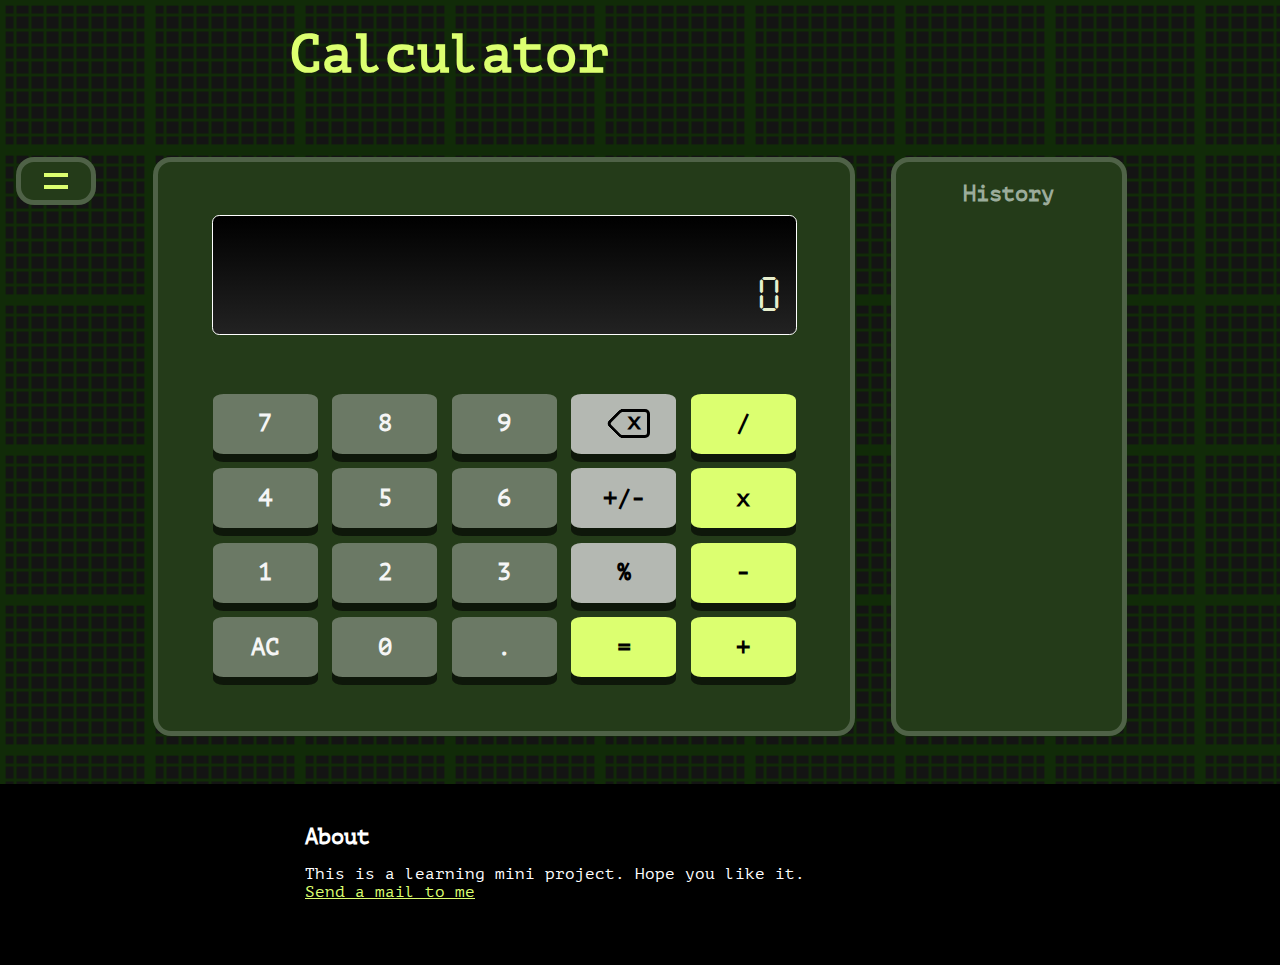
<file: Calculator/index.html>
<!DOCTYPE html>
<html lang="en-us">
  <head>
    <title>Calculator</title>
    <meta charset="utf-8" />
    <meta name="viewport" content="width=device-width, initial-scale=1.0" />
    <meta name="author" content="Utsav Raj" />
    <meta
      name="description"
      conent="online calculator with multiple funcitonalities, like conversion tools, scientific calculator, and many more."
    />
    <link rel="stylesheet" href="stylesheet/calculator_simple.css" />
    <link rel="stylesheet" href="stylesheet/global.css" />
    <body>
      <header>
        <div class="header">
          <h1>Calculator</h1>
        </div>
      </header>
      <main>
        <div class="main-content-wrapper">
          <aside id="leftMenu" class="left-menu">
              <button class="aside-left-menu-button"></button>
            <nav>
                <ul>
                  <li id="active">Simple</li>
                  <li><a href="interests.html">Interests</a></li>
                  <li>
                      Converter
                      <ul id="hiddenLeftMenu" class="hidden-left-menu">
                        <li>Distance</li>
                        <li>Temperature</li>
                        <li>Angle</li>
                        <li>Area</li>
                        <li>Data</li>
                        <li>Energy</li>
                        <li>Force</li>
                        <li>Fuel</li>
                        <li>Power</li>
                        <li>Speed</li>
                        <li>Currency</li>
                      </ul>
                  </li>
                </ul>
            </nav>
            </aside>
            
            <section id="main" class="main">
                <div class="display">
                  <div id="display">
                    0
                  </div>
                </div>
                    <div id="buttons" class="buttons-wrapper">
                        <button id="buttonSeven">7</button>
                        <button id="buttonEight">8</button>
                        <button id="buttonNine">9</button>
                        <button id="buttonErase" class="calculator-button-bright">
                          <div class="button-erase-left-arrow"></div>
                          <div class="button-erase-x-content">x</div>
                        </button>
                        <button id="buttonDivision" class="calculator-button-accent">/</button>
                        <button id="buttonFour">4</button>
                        <button id="buttonFive">5</button>
                        <button id="buttonSix">6</button>
                        <button id="buttonSignToggle" class="calculator-button-bright">+/-</button>
                        <button id="buttonMultiply" class="calculator-button-accent">x</button>
                        <button id="buttonOne">1</button>
                        <button id="buttonTwo">2</button>
                        <button id="buttonThree">3</button>
                        <button id="buttonModulo" class="calculator-button-bright">%</button>
                        <button id="buttonSubtract" class="calculator-button-accent">-</button>
                        <button id="buttonClearAll">AC</button>
                        <button id="buttonZero">0</button>
                        <button id="buttonDecimal">.</button>
                        <button id="buttonEquals" class="calculator-button-accent">=</button>
                        <button id="buttonAdd" class="calculator-button-accent">+</button>
                    </div>
                    <hr>
            </section>
            
            <aside id="historyPanel" class="history-panel">
              <button class="aside-right-menu-button"></button>
            <h2>History</h2>
            <div id="historyArea" class="history">
              <!--<div id="itemX" class="history-items"> expression <div> solution </div></div>-->
            </div>
            </aside>
        </div>
      </main>
      <footer>
        <div class="footer-wrapper">
          <h2>About</h2>
          <div class="footer-para">
            <p>
                This is a learning mini project. Hope you like it.
            </p>
            <p>
                <a href="mailto:ur.dev6@gmail.com">
                    Send a mail to me
                </a>
            </p>
          </div>
        </div>
      </footer>


      <script src="script/calculator.js"></script>
    </body>
  </head>
</html>
</file>
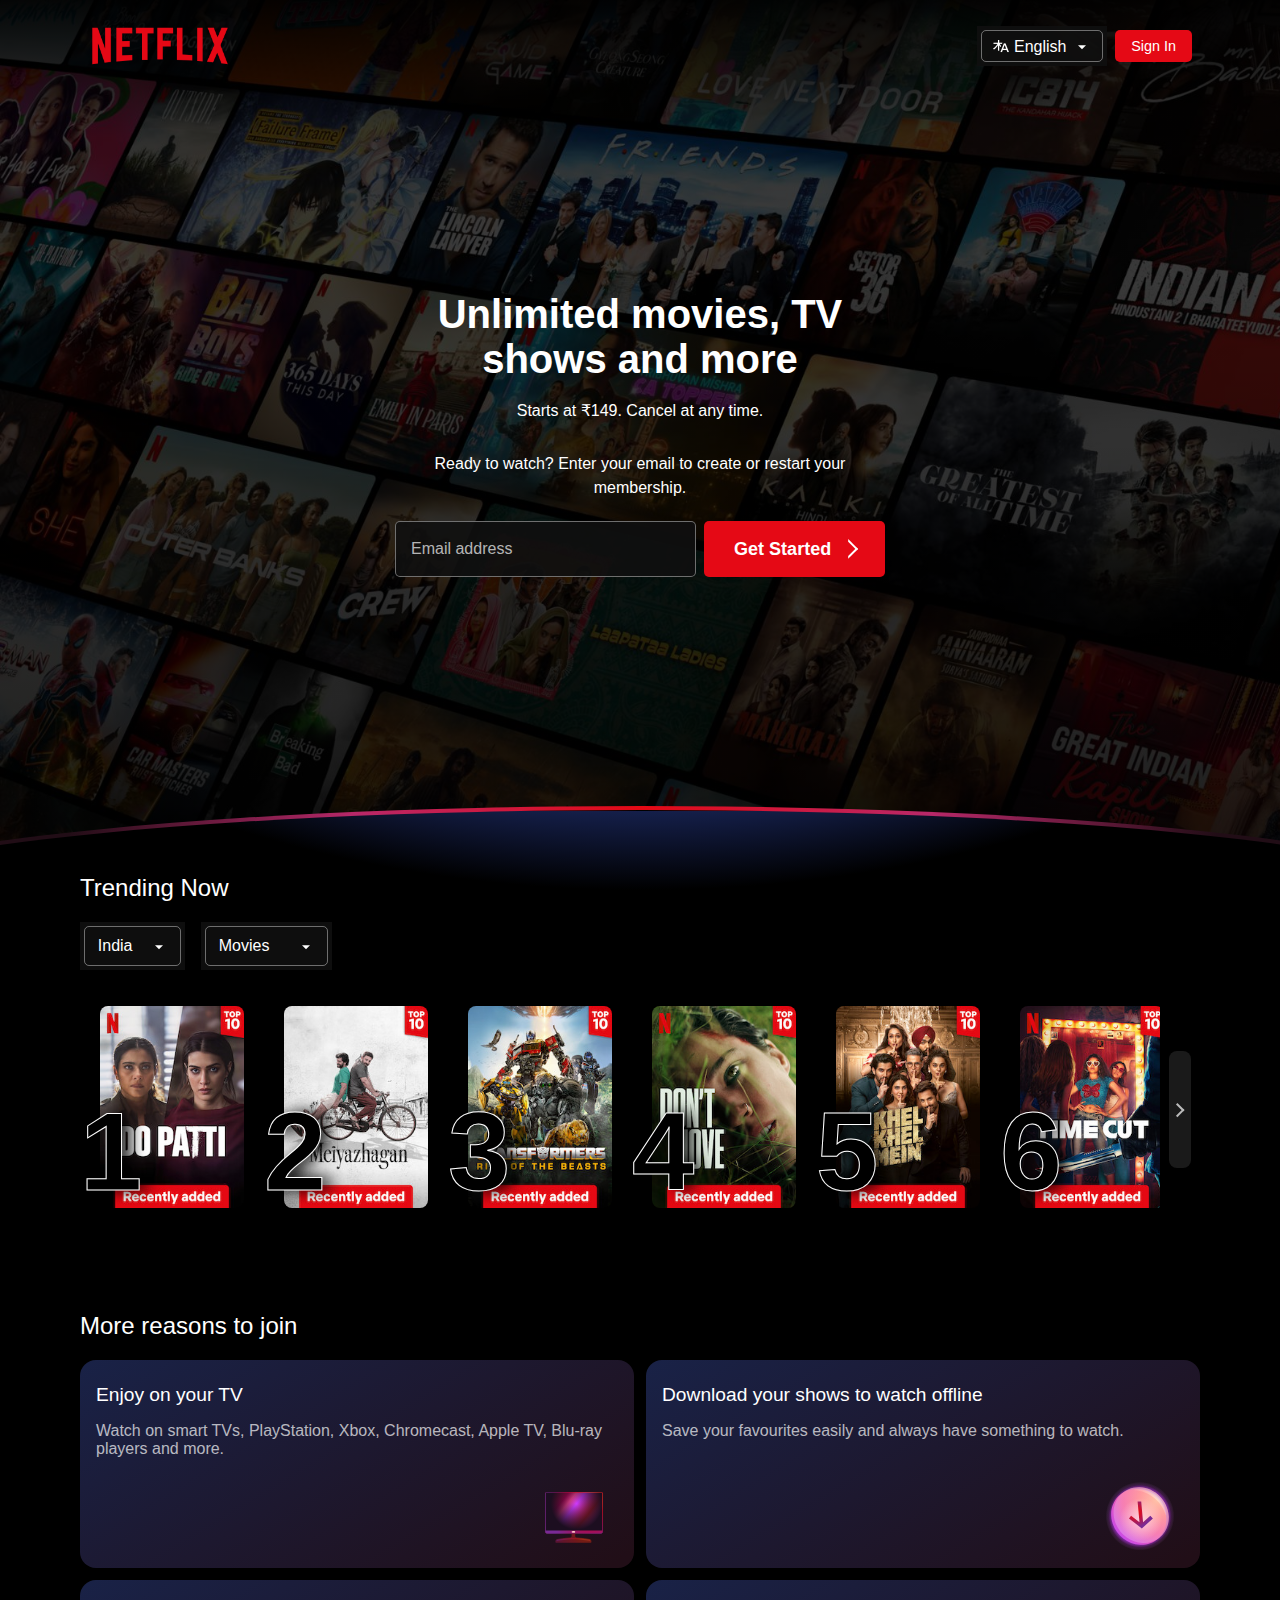
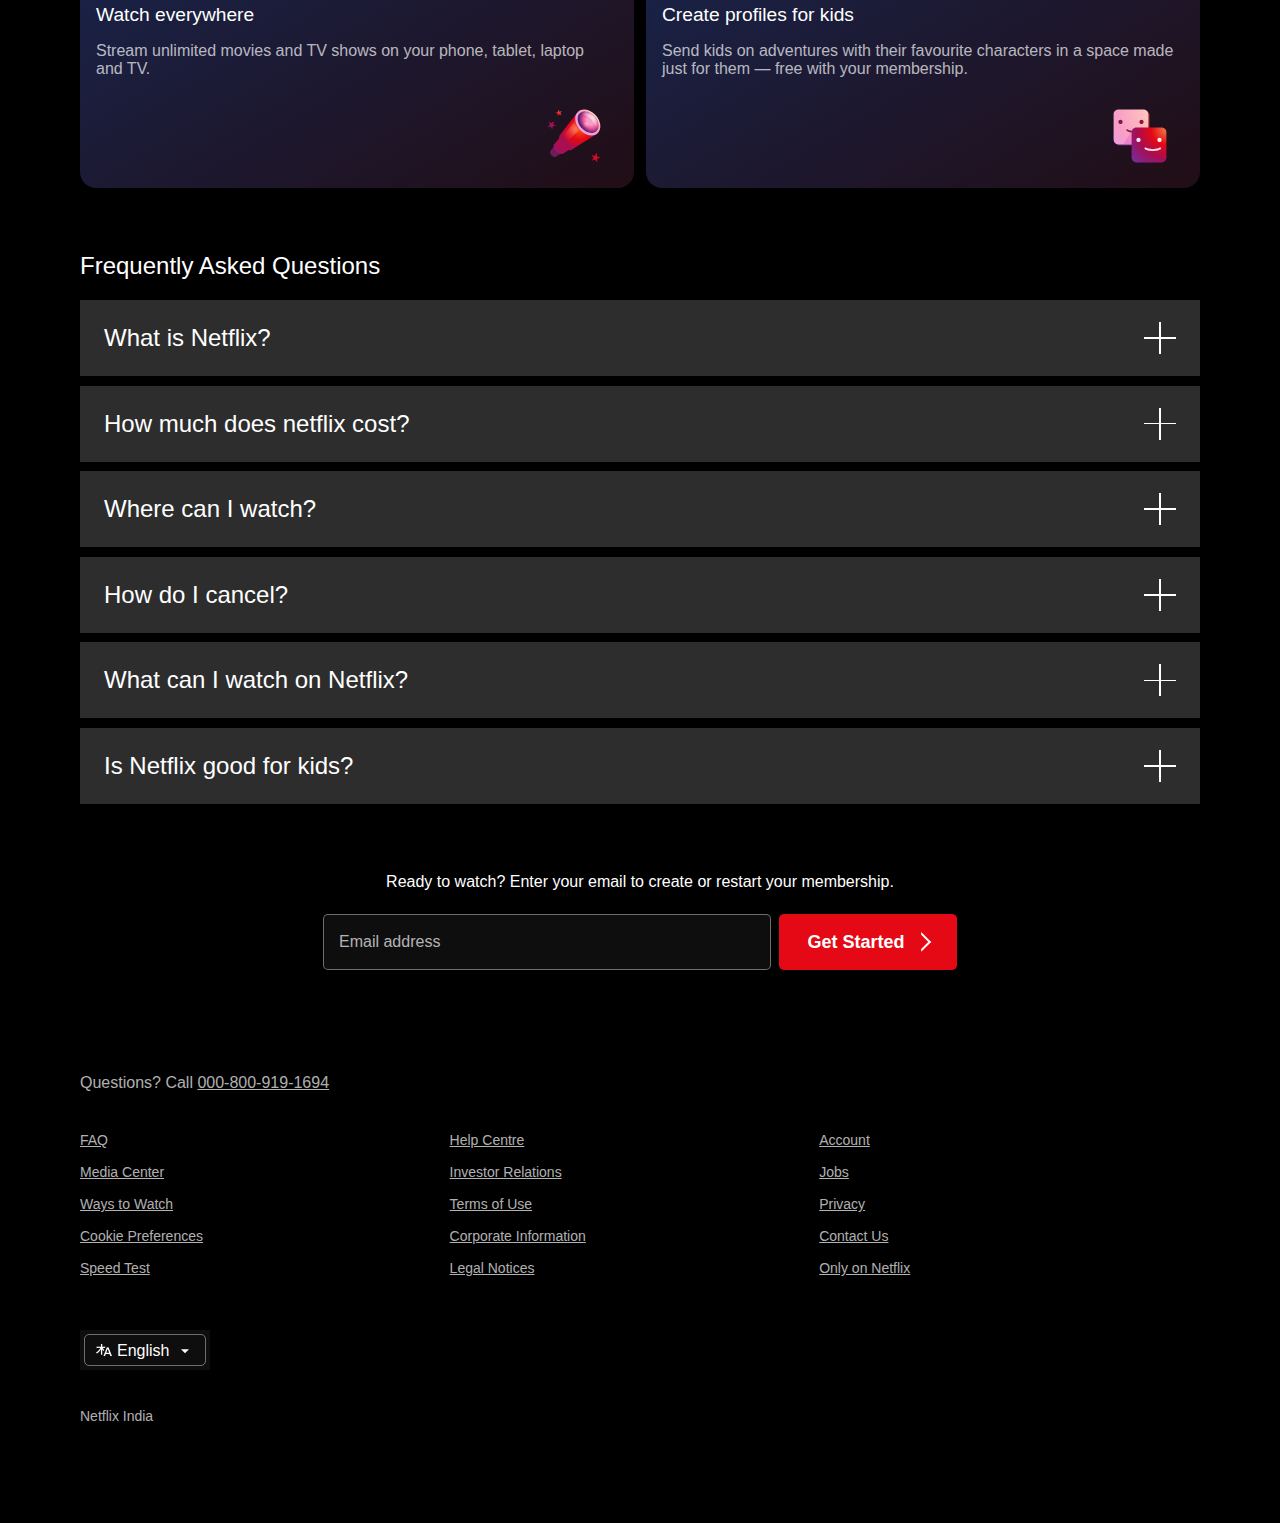
<file: netflix-clone/index.html>
<!DOCTYPE html>
<html lang="en">
  <head>
    <title>Netflix India - Watch TV Shows Online, Watch Movies Online</title>
    <meta charset="UTF-8" />
    <meta name="viewport" content="width=device-width, initial-scale=1.0" />
    <link rel="stylesheet" href="stylesheet/index.css" />
    <link rel="icon" href="asset/icon/nficon2023.ico" />
    <meta name="description" conent="Netflix Clone for Project" />
    <meta name="keywords" content="Netflix, Clone, Project" />
    <meta
      name="author"
      content="Utsav Raj"
      href="www.linkedin.com/in/ur-dev6"
    />
  </head>
  <body>
    <div class="floating-button" id="floatingButton">
      <button id="floatingNetflixButton" class="netflix-button">
        Get Started
      </button>
    </div>
    <div class="header-bg">
      <div class="header-bg-2">
        <section class="wrapper-header-hero" style="margin-bottom: 0">
          <header class="hero-header">
            <img
              class="header-hero-logo"
              alt="Netflix Logo"
              src="asset/images/netflix-logo-full-512-256.png"
            />
            <div class="header-buttons">
              <div class="wrapper-lang-selector">
                <select
                  name="languages"
                  id="lang1"
                  class="lang-selection-menu netflix-input"
                >
                  <option value="en-us">English</option>
                  <option value="hi-in">हिंदी</option>
                </select>
              </div>
              <button id="signIn" class="sign-in netflix-button">
                Sign In
              </button>
            </div>
          </header>
          <div class="hero-content">
            <div class="hero-container">
              <h1 id="heroHeading" class="hero-heading">
                Unlimited movies, TV shows and more
              </h1>
              <p id="heroTag" class="hero-tag">
                Starts at ₹149. Cancel at any time.
              </p>
              <h3 id="heroSubheading" class="hero-subheading">
                Ready to watch? Enter your email to create or restart your
                membership.
              </h3>
              <form class="hero-login">
                <div class="input-field">
                  <div id="inputTextHeader" class="input-text">
                    Email address
                  </div>
                  <input
                    id="loginEmailHeader"
                    class="login-email netflix-input"
                    type="email"
                    required
                  />
                  <div id="inputInvalidTextHeader" class="input-invalid-text">
                    <div class="cross-circle"></div>
                    <div id="invalidTextTextHeader" class="invalid-text-text">
                      Please enter a valid email address.
                    </div>
                  </div>
                </div>
                <button
                  formnovalidate
                  type="submit"
                  id="emailSubmitHeader"
                  class="email-submit netflix-button"
                >
                  <div
                    id="emailSubmitButtonText"
                    class="email-submit-button-text"
                  >
                    Get Started
                  </div>
                  <div class="next-arrow-login"></div>
                </button>
              </form>
            </div>
          </div>
          <div id="trendingStart" class="hero-bottom-design">
            <h2 id="trendingText" class="trending-text">Trending Now</h2>
          </div>
        </section>
      </div>
    </div>
    <div class="body">
      <section class="trending">
        <div class="trending-filters">
          <div class="trending-filter-region">
            <select
              name="trending-region-menu"
              class="trending-region-menu netflix-input"
              id="regionSelect"
              onchange="updateTypeOptions()"
            >
              <option id="indiaOption" value="India">India</option>
              <option id="globalOption" value="Global">Global</option>
            </select>
          </div>
          <div class="trending-filter-type">
            <select
              name="trending-type-menu"
              class="trending-type-menu netflix-input"
              id="typeSelect"
            >
              <!-- Options will be dynamically populated -->
            </select>
          </div>
        </div>
        <div
          id="IndianMovie"
          class="scroll-view-wrapper"
          style="overflow: hidden"
        >
          <div class="scroll-button-wrapper">
            <div class="left-scroll" hidden>
              <button class="left-scroll-bg">
                <span class="left-scroll-arrow"></span>
              </button>
            </div>
            <div class="right-scroll">
              <button class="right-scroll-bg">
                <span class="right-scroll-arrow"></span>
              </button>
            </div>
          </div>
          <div class="scroll-view">
            <div class="Container-trending-items">
              <ul class="trending-items-list">
                <li class="trending-item-item">
                  <button>
                    <div
                      style="background-image: url(asset/India\ Movies/1.jpg)"
                    ></div>
                  </button>
                </li>
                <li class="trending-item-item">
                  <button>
                    <div
                      style="background-image: url(asset/India\ Movies/2.jpg)"
                    ></div>
                  </button>
                </li>
                <li class="trending-item-item">
                  <button>
                    <div
                      style="background-image: url(asset/India\ Movies/3.jpg)"
                    ></div>
                  </button>
                </li>
                <li class="trending-item-item">
                  <button>
                    <div
                      style="background-image: url(asset/India\ Movies/4.jpg)"
                    ></div>
                  </button>
                </li>
                <li class="trending-item-item">
                  <button>
                    <div
                      style="background-image: url(asset/India\ Movies/5.jpg)"
                    ></div>
                  </button>
                </li>
                <li class="trending-item-item">
                  <button>
                    <div
                      style="background-image: url(asset/India\ Movies/6.jpg)"
                    ></div>
                  </button>
                </li>
                <li class="trending-item-item">
                  <button>
                    <div
                      style="background-image: url(asset/India\ Movies/7.jpg)"
                    ></div>
                  </button>
                </li>
                <li class="trending-item-item">
                  <button>
                    <div
                      style="background-image: url(asset/India\ Movies/8.jpg)"
                    ></div>
                  </button>
                </li>
                <li class="trending-item-item">
                  <button>
                    <div
                      style="background-image: url(asset/India\ Movies/9.jpg)"
                    ></div>
                  </button>
                </li>
                <li class="trending-item-item">
                  <button>
                    <div
                      style="background-image: url(asset/India\ Movies/10.jpg)"
                    ></div>
                  </button>
                </li>
              </ul>
            </div>
          </div>
        </div>
        <div
          id="IndianTVShows"
          class="scroll-view-wrapper"
          style="overflow: hidden"
        >
          <div class="scroll-button-wrapper">
            <div class="left-scroll" hidden>
              <button class="left-scroll-bg">
                <span class="left-scroll-arrow"></span>
              </button>
            </div>
            <div class="right-scroll">
              <button class="right-scroll-bg">
                <span class="right-scroll-arrow"></span>
              </button>
            </div>
          </div>
          <div class="scroll-view">
            <div class="Container-trending-items">
              <ul class="trending-items-list">
                <li class="trending-item-item">
                  <button>
                    <div
                      style="background-image: url(asset/India\ TVShows/1.jpg)"
                    ></div>
                  </button>
                </li>
                <li class="trending-item-item">
                  <button>
                    <div
                      style="background-image: url(asset/India\ TVShows/2.jpg)"
                    ></div>
                  </button>
                </li>
                <li class="trending-item-item">
                  <button>
                    <div
                      style="background-image: url(asset/India\ TVShows/3.jpg)"
                    ></div>
                  </button>
                </li>
                <li class="trending-item-item">
                  <button>
                    <div
                      style="background-image: url(asset/India\ TVShows/4.jpg)"
                    ></div>
                  </button>
                </li>
                <li class="trending-item-item">
                  <button>
                    <div
                      style="background-image: url(asset/India\ TVShows/5.jpg)"
                    ></div>
                  </button>
                </li>
                <li class="trending-item-item">
                  <button>
                    <div
                      style="background-image: url(asset/India\ TVShows/6.jpg)"
                    ></div>
                  </button>
                </li>
                <li class="trending-item-item">
                  <button>
                    <div
                      style="background-image: url(asset/India\ TVShows/7.jpg)"
                    ></div>
                  </button>
                </li>
                <li class="trending-item-item">
                  <button>
                    <div
                      style="background-image: url(asset/India\ TVShows/8.jpg)"
                    ></div>
                  </button>
                </li>
              </ul>
            </div>
          </div>
        </div>
        <div
          id="globalMovieEnglish"
          class="scroll-view-wrapper"
          style="overflow: hidden"
        >
          <div class="scroll-button-wrapper">
            <div class="left-scroll" hidden>
              <button class="left-scroll-bg">
                <span class="left-scroll-arrow"></span>
              </button>
            </div>
            <div class="right-scroll">
              <button class="right-scroll-bg">
                <span class="right-scroll-arrow"></span>
              </button>
            </div>
          </div>
          <div class="scroll-view">
            <div class="Container-trending-items">
              <ul class="trending-items-list">
                <li class="trending-item-item">
                  <button>
                    <div
                      style="background-image: url(asset/GlobalME/1.jpg)"
                    ></div>
                  </button>
                </li>
                <li class="trending-item-item">
                  <button>
                    <div
                      style="background-image: url(asset/GlobalME/2.jpg)"
                    ></div>
                  </button>
                </li>
                <li class="trending-item-item">
                  <button>
                    <div
                      style="background-image: url(asset/GlobalME/3.jpg)"
                    ></div>
                  </button>
                </li>
                <li class="trending-item-item">
                  <button>
                    <div
                      style="background-image: url(asset/GlobalME/4.jpg)"
                    ></div>
                  </button>
                </li>
                <li class="trending-item-item">
                  <button>
                    <div
                      style="background-image: url(asset/GlobalME/5.jpg)"
                    ></div>
                  </button>
                </li>
                <li class="trending-item-item">
                  <button>
                    <div
                      style="background-image: url(asset/GlobalME/6.jpg)"
                    ></div>
                  </button>
                </li>
                <li class="trending-item-item">
                  <button>
                    <div
                      style="background-image: url(asset/GlobalME/7.jpg)"
                    ></div>
                  </button>
                </li>
                <li class="trending-item-item">
                  <button>
                    <div
                      style="background-image: url(asset/GlobalME/8.jpg)"
                    ></div>
                  </button>
                </li>
              </ul>
            </div>
          </div>
        </div>
        <div
          id="globalMovieOther"
          class="scroll-view-wrapper"
          style="overflow: hidden"
        >
          <div class="scroll-button-wrapper">
            <div class="left-scroll" hidden>
              <button class="left-scroll-bg">
                <span class="left-scroll-arrow"></span>
              </button>
            </div>
            <div class="right-scroll">
              <button class="right-scroll-bg">
                <span class="right-scroll-arrow"></span>
              </button>
            </div>
          </div>
          <div class="scroll-view">
            <div class="Container-trending-items">
              <ul class="trending-items-list">
                <li class="trending-item-item">
                  <button>
                    <div
                      style="background-image: url(asset/GlobalMO/1.jpg)"
                    ></div>
                  </button>
                </li>
                <li class="trending-item-item">
                  <button>
                    <div
                      style="background-image: url(asset/GlobalMO/2.jpg)"
                    ></div>
                  </button>
                </li>
                <li class="trending-item-item">
                  <button>
                    <div
                      style="background-image: url(asset/GlobalMO/3.jpg)"
                    ></div>
                  </button>
                </li>
                <li class="trending-item-item">
                  <button>
                    <div
                      style="background-image: url(asset/GlobalMO/4.jpg)"
                    ></div>
                  </button>
                </li>
                <li class="trending-item-item">
                  <button>
                    <div
                      style="background-image: url(asset/GlobalMO/5.jpg)"
                    ></div>
                  </button>
                </li>
                <li class="trending-item-item">
                  <button>
                    <div
                      style="background-image: url(asset/GlobalMO/6.jpg)"
                    ></div>
                  </button>
                </li>
                <li class="trending-item-item">
                  <button>
                    <div
                      style="background-image: url(asset/GlobalMO/7.jpg)"
                    ></div>
                  </button>
                </li>
                <li class="trending-item-item">
                  <button>
                    <div
                      style="background-image: url(asset/GlobalMO/8.jpg)"
                    ></div>
                  </button>
                </li>
                <li class="trending-item-item">
                  <button>
                    <div
                      style="background-image: url(asset/GlobalMO/9.jpg)"
                    ></div>
                  </button>
                </li>
              </ul>
            </div>
          </div>
        </div>
        <div
          id="globalTVShowsEnglish"
          class="scroll-view-wrapper"
          style="overflow: hidden"
        >
          <div class="scroll-button-wrapper">
            <div class="left-scroll" hidden>
              <button class="left-scroll-bg">
                <span class="left-scroll-arrow"></span>
              </button>
            </div>
            <div class="right-scroll">
              <button class="right-scroll-bg">
                <span class="right-scroll-arrow"></span>
              </button>
            </div>
          </div>
          <div class="scroll-view">
            <div class="Container-trending-items">
              <ul class="trending-items-list">
                <li class="trending-item-item">
                  <button>
                    <div
                      style="background-image: url(asset/GlobalTVE/1.jpg)"
                    ></div>
                  </button>
                </li>
                <li class="trending-item-item">
                  <button>
                    <div
                      style="background-image: url(asset/GlobalTVE/2.jpg)"
                    ></div>
                  </button>
                </li>
                <li class="trending-item-item">
                  <button>
                    <div
                      style="background-image: url(asset/GlobalTVE/3.jpg)"
                    ></div>
                  </button>
                </li>
                <li class="trending-item-item">
                  <button>
                    <div
                      style="background-image: url(asset/GlobalTVE/4.jpg)"
                    ></div>
                  </button>
                </li>
                <li class="trending-item-item">
                  <button>
                    <div
                      style="background-image: url(asset/GlobalTVE/5.jpg)"
                    ></div>
                  </button>
                </li>
                <li class="trending-item-item">
                  <button>
                    <div
                      style="background-image: url(asset/GlobalTVE/6.jpg)"
                    ></div>
                  </button>
                </li>
                <li class="trending-item-item">
                  <button>
                    <div
                      style="background-image: url(asset/GlobalTVE/7.jpg)"
                    ></div>
                  </button>
                </li>
                <li class="trending-item-item">
                  <button>
                    <div
                      style="background-image: url(asset/GlobalTVE/8.jpg)"
                    ></div>
                  </button>
                </li>
                <li class="trending-item-item">
                  <button>
                    <div
                      style="background-image: url(asset/GlobalTVE/9.jpg)"
                    ></div>
                  </button>
                </li>
              </ul>
            </div>
          </div>
        </div>
        <div
          id="globalTVShowsOther"
          class="scroll-view-wrapper"
          style="overflow: hidden"
        >
          <div class="scroll-button-wrapper">
            <div class="left-scroll" hidden>
              <button class="left-scroll-bg">
                <span class="left-scroll-arrow"></span>
              </button>
            </div>
            <div class="right-scroll">
              <button class="right-scroll-bg">
                <span class="right-scroll-arrow"></span>
              </button>
            </div>
          </div>
          <div class="scroll-view">
            <div class="Container-trending-items">
              <ul class="trending-items-list">
                <li class="trending-item-item">
                  <button>
                    <div
                      style="background-image: url(asset/GlobalTVO/1.jpg)"
                    ></div>
                  </button>
                </li>
                <li class="trending-item-item">
                  <button>
                    <div
                      style="background-image: url(asset/GlobalTVO/2.jpg)"
                    ></div>
                  </button>
                </li>
                <li class="trending-item-item">
                  <button>
                    <div
                      style="background-image: url(asset/GlobalTVO/3.jpg)"
                    ></div>
                  </button>
                </li>
                <li class="trending-item-item">
                  <button>
                    <div
                      style="background-image: url(asset/GlobalTVO/4.jpg)"
                    ></div>
                  </button>
                </li>
                <li class="trending-item-item">
                  <button>
                    <div
                      style="background-image: url(asset/GlobalTVO/5.jpg)"
                    ></div>
                  </button>
                </li>
                <li class="trending-item-item">
                  <button>
                    <div
                      style="background-image: url(asset/GlobalTVO/6.jpg)"
                    ></div>
                  </button>
                </li>
                <li class="trending-item-item">
                  <button>
                    <div
                      style="background-image: url(asset/GlobalTVO/7.jpg)"
                    ></div>
                  </button>
                </li>
                <li class="trending-item-item">
                  <button>
                    <div
                      style="background-image: url(asset/GlobalTVO/8.jpg)"
                    ></div>
                  </button>
                </li>
                <li class="trending-item-item">
                  <button>
                    <div
                      style="background-image: url(asset/GlobalTVO/9.jpg)"
                    ></div>
                  </button>
                </li>
                <li class="trending-item-item">
                  <button>
                    <div
                      style="background-image: url(asset/GlobalTVO/10.jpg)"
                    ></div>
                  </button>
                </li>
              </ul>
            </div>
          </div>
        </div>
      </section>
      <section class="reasons">
        <div class="join-reasons-header">
          <h2 id="joinReasons" class="join-reasons">More reasons to join</h2>
        </div>
        <div class="reasons-block">
          <div class="reason-item">
            <div class="reason-block-header">
              <h3 id="reasonHeading1">Enjoy on your TV</h3>
            </div>
            <div class="reason-block-body">
              <p id="reasonBody1">
                Watch on smart TVs, PlayStation, Xbox, Chromecast, Apple TV,
                Blu-ray players and more.
              </p>
            </div>
            <div class="reason-block-icon">
              <svg width="72" height="72" viewBox="0 0 72 72" fill="none">
                <g id="television-core-small">
                  <path
                    id="Vector"
                    fill-rule="evenodd"
                    clip-rule="evenodd"
                    d="M37.2 53.3992C37.2 52.7365 36.6628 52.1992 36 52.1992H34.8C34.1373 52.1992 33.6 52.7365 33.6 53.3992V56.2636C33.6 56.9129 33.0834 57.4433 32.4347 57.4739C30.3013 57.5744 28.1719 57.7834 26.0546 58.1011L19.444 59.0926C18.2692 59.2688 17.4 60.2782 17.4 61.4662V62.0992C17.4 62.4304 17.6686 62.6992 18 62.6992H52.8C53.1314 62.6992 53.4 62.4304 53.4 62.0992V61.4662C53.4 60.2782 52.5309 59.2688 51.3561 59.0926L44.7454 58.1011C42.6282 57.7834 40.4987 57.5744 38.3653 57.4739C37.7167 57.4433 37.2 56.9129 37.2 56.2636V53.3992Z"
                    fill="url(#paint0_radial_5179_1308)"
                  ></path>
                  <path
                    id="Vector_2"
                    d="M18.6 60.7388C18.6 60.2306 18.9587 59.796 19.4602 59.711C22.0196 59.2775 29.7585 58.0508 35.4 58.0508C41.0415 58.0508 48.7804 59.2775 51.3398 59.711C51.8412 59.796 52.2 60.2306 52.2 60.7388C52.2 60.902 52.0575 61.0268 51.8967 61.0004C50.1219 60.707 40.9704 59.2409 35.4 59.2409C29.8295 59.2409 20.678 60.707 18.9033 61.0004C18.7425 61.0268 18.6 60.902 18.6 60.7388Z"
                    fill="url(#paint1_radial_5179_1308)"
                  ></path>
                  <path
                    id="Vector_3"
                    d="M63 12H8.99995C8.00584 12 7.19995 12.8059 7.19995 13.8V51.6C7.19995 52.5941 8.00584 53.4 8.99995 53.4H63C63.9941 53.4 64.8 52.5941 64.8 51.6V13.8C64.8 12.8059 63.9941 12 63 12Z"
                    fill="url(#paint2_linear_5179_1308)"
                  ></path>
                  <path
                    id="Vector_4"
                    d="M63 12H8.99995C8.00584 12 7.19995 12.8059 7.19995 13.8V51.6C7.19995 52.5941 8.00584 53.4 8.99995 53.4H63C63.9941 53.4 64.8 52.5941 64.8 51.6V13.8C64.8 12.8059 63.9941 12 63 12Z"
                    fill="url(#paint3_radial_5179_1308)"
                  ></path>
                  <path
                    id="Vector_5"
                    fill-rule="evenodd"
                    clip-rule="evenodd"
                    d="M8.99995 12.6H63C63.663 12.6 64.2 13.1372 64.2 13.8V50.4H7.79995V13.8C7.79995 13.1372 8.33719 12.6 8.99995 12.6ZM7.19995 50.4V13.8C7.19995 12.8059 8.00581 12 8.99995 12H63C63.9942 12 64.8 12.8059 64.8 13.8V50.4V51.6C64.8 52.5941 63.9942 53.4 63 53.4H8.99995C8.00581 53.4 7.19995 52.5941 7.19995 51.6V50.4Z"
                    fill="url(#paint4_radial_5179_1308)"
                  ></path>
                  <path
                    id="Vector_6"
                    d="M35.4 52.8C36.3941 52.8 37.2 52.3971 37.2 51.9C37.2 51.4029 36.3941 51 35.4 51C34.4059 51 33.6 51.4029 33.6 51.9C33.6 52.3971 34.4059 52.8 35.4 52.8Z"
                    fill="url(#paint5_radial_5179_1308)"
                  ></path>
                </g>
                <defs>
                  <radialGradient
                    id="paint0_radial_5179_1308"
                    cx="0"
                    cy="0"
                    r="1"
                    gradientUnits="userSpaceOnUse"
                    gradientTransform="translate(50.3269 49.3723) rotate(118.526) scale(55.1579 46.2871)"
                  >
                    <stop stop-color="#802600"></stop>
                    <stop offset="0.333333" stop-color="#6F181D"></stop>
                    <stop offset="0.666667" stop-color="#5B1333"></stop>
                    <stop offset="1" stop-color="#391945"></stop>
                  </radialGradient>
                  <radialGradient
                    id="paint1_radial_5179_1308"
                    cx="0"
                    cy="0"
                    r="1"
                    gradientUnits="userSpaceOnUse"
                    gradientTransform="translate(48.1077 53.6128) rotate(158.116) scale(32.7275 42.219)"
                  >
                    <stop stop-color="#99421D"></stop>
                    <stop offset="0.333333" stop-color="#99161D"></stop>
                    <stop offset="0.666667" stop-color="#7D1845"></stop>
                    <stop offset="1" stop-color="#59216E"></stop>
                  </radialGradient>
                  <linearGradient
                    id="paint2_linear_5179_1308"
                    x1="10.4727"
                    y1="14.9572"
                    x2="56.1755"
                    y2="51.4814"
                    gradientUnits="userSpaceOnUse"
                  >
                    <stop stop-color="#99161D"></stop>
                    <stop offset="0.245283" stop-color="#CA005B"></stop>
                    <stop offset="0.346698" stop-color="#FF479A"></stop>
                    <stop offset="0.46934" stop-color="#CC3CFF"></stop>
                    <stop offset="0.735849" stop-color="#BC1A22"></stop>
                    <stop offset="1" stop-color="#C94FF5"></stop>
                  </linearGradient>
                  <radialGradient
                    id="paint3_radial_5179_1308"
                    cx="0"
                    cy="0"
                    r="1"
                    gradientUnits="userSpaceOnUse"
                    gradientTransform="translate(38.6181 23.8286) rotate(90) scale(25.9571 25.8545)"
                  >
                    <stop stop-color="#1C0E20" stop-opacity="0"></stop>
                    <stop offset="1" stop-color="#1C0E20"></stop>
                  </radialGradient>
                  <radialGradient
                    id="paint4_radial_5179_1308"
                    cx="0"
                    cy="0"
                    r="1"
                    gradientUnits="userSpaceOnUse"
                    gradientTransform="translate(54 20.1938) rotate(144.293) scale(47.2897 44.8232)"
                  >
                    <stop stop-color="#EF7744"></stop>
                    <stop offset="0.333333" stop-color="#E50914"></stop>
                    <stop offset="0.666667" stop-color="#A70D53"></stop>
                    <stop offset="1" stop-color="#792A95"></stop>
                  </radialGradient>
                  <radialGradient
                    id="paint5_radial_5179_1308"
                    cx="0"
                    cy="0"
                    r="1"
                    gradientUnits="userSpaceOnUse"
                    gradientTransform="translate(36.525 51.3562) rotate(135) scale(4.58735)"
                  >
                    <stop stop-color="#FFDCCC"></stop>
                    <stop offset="0.333333" stop-color="#FFBDC0"></stop>
                    <stop offset="0.666667" stop-color="#F89DC6"></stop>
                    <stop offset="1" stop-color="#E4A1FA"></stop>
                  </radialGradient>
                </defs>
              </svg>
            </div>
          </div>
          <div class="reason-item">
            <div class="reason-block-header">
              <h3 id="reasonHeading2">Download your shows to watch offline</h3>
            </div>
            <div class="reason-block-body">
              <p id="reasonBody2">
                Save your favourites easily and always have something to watch.
              </p>
            </div>
            <div class="reason-block-icon">
              <svg width="72" height="72" viewBox="0 0 72 72" fill="none">
                <g id="download-core-small">
                  <path
                    id="Vector"
                    d="M36 70.2008C54.8882 70.2008 70.2001 54.8889 70.2001 36.0008C70.2001 17.1126 54.8882 1.80078 36 1.80078C17.1119 1.80078 1.80005 17.1126 1.80005 36.0008C1.80005 54.8889 17.1119 70.2008 36 70.2008Z"
                    fill="url(#paint0_radial_5179_7940)"
                  ></path>
                  <path
                    id="Vector_2"
                    opacity="0.4"
                    d="M64.7658 36.195C65.5206 51.5916 53.7908 63.5824 38.5668 62.977C23.3428 62.3722 10.3893 49.4 9.63446 34.0034C8.87954 18.6068 20.6091 6.61594 35.8331 7.22116C51.0571 7.82638 64.0104 20.7984 64.7658 36.195Z"
                    fill="url(#paint1_radial_5179_7940)"
                  ></path>
                  <path
                    id="Vector_3"
                    d="M62.3657 37.9958C63.1205 53.3924 51.3908 65.3832 36.1668 64.7778C20.9428 64.173 7.9893 51.2008 7.23444 35.8041C6.47952 20.4075 18.2091 8.41672 33.4331 9.02194C48.6571 9.62716 61.6103 22.5992 62.3657 37.9958Z"
                    fill="url(#paint2_radial_5179_7940)"
                  ></path>
                  <path
                    id="Vector_4"
                    opacity="0.5"
                    d="M64.7658 36.195C65.5206 51.5916 53.7908 63.5824 38.5668 62.977C23.3428 62.3722 10.3893 49.4 9.63446 34.0034C8.87954 18.6068 20.6091 6.61594 35.8331 7.22116C51.0571 7.82638 64.0104 20.7984 64.7658 36.195Z"
                    fill="url(#paint3_radial_5179_7940)"
                  ></path>
                  <path
                    id="Vector_5"
                    opacity="0.6"
                    d="M36.9 60.6C48.6636 60.6 58.2 51.0637 58.2 39.3C58.2 27.5363 48.6636 18 36.9 18C25.1363 18 15.6 27.5363 15.6 39.3C15.6 51.0637 25.1363 60.6 36.9 60.6Z"
                    fill="url(#paint4_radial_5179_7940)"
                  ></path>
                  <path
                    id="Vector_6"
                    fill-rule="evenodd"
                    clip-rule="evenodd"
                    d="M39.0849 42.2727L46.3387 35.76L48.8945 38.5142L38.9118 47.477L37.8466 48.4333L36.6071 47.477L24.9899 38.5142L27.0434 35.76L35.4849 42.2727L33.6 21.6016H37.2L39.0849 42.2727Z"
                    fill="url(#paint5_radial_5179_7940)"
                  ></path>
                  <path
                    id="Vector_7"
                    opacity="0.4"
                    fill-rule="evenodd"
                    clip-rule="evenodd"
                    d="M61.6566 34.9618C61.7832 35.3893 62.391 35.3233 62.3694 34.878C61.6962 21.1369 50.1509 9.55975 36.5817 9.01957C34.4606 8.93515 32.4155 9.12541 30.4772 9.55909C30.0745 9.64915 30.1575 10.2082 30.5697 10.2246C45.0094 10.7979 57.6246 21.2971 61.6566 34.9618Z"
                    fill="url(#paint6_radial_5179_7940)"
                  ></path>
                </g>
                <defs>
                  <radialGradient
                    id="paint0_radial_5179_7940"
                    cx="0"
                    cy="0"
                    r="1"
                    gradientUnits="userSpaceOnUse"
                    gradientTransform="translate(36.0001 36.1837) rotate(-90) scale(34.3829)"
                  >
                    <stop offset="0.782019" stop-color="#982DBE"></stop>
                    <stop
                      offset="0.906819"
                      stop-color="#B038DC"
                      stop-opacity="0.2"
                    ></stop>
                    <stop
                      offset="1"
                      stop-color="#E4A1FA"
                      stop-opacity="0"
                    ></stop>
                  </radialGradient>
                  <radialGradient
                    id="paint1_radial_5179_7940"
                    cx="0"
                    cy="0"
                    r="1"
                    gradientUnits="userSpaceOnUse"
                    gradientTransform="translate(52.9937 20.0992) rotate(135) scale(49.9836)"
                  >
                    <stop stop-color="#FFDCCC"></stop>
                    <stop offset="0.333333" stop-color="#FFBDC0"></stop>
                    <stop offset="0.666667" stop-color="#F89DC6"></stop>
                    <stop offset="1" stop-color="#E4A1FA"></stop>
                  </radialGradient>
                  <radialGradient
                    id="paint2_radial_5179_7940"
                    cx="0"
                    cy="0"
                    r="1"
                    gradientUnits="userSpaceOnUse"
                    gradientTransform="translate(52.7999 19.6937) rotate(135) scale(53.1037)"
                  >
                    <stop stop-color="#FFA984"></stop>
                    <stop offset="0.333333" stop-color="#FF787F"></stop>
                    <stop offset="0.666667" stop-color="#F45FA2"></stop>
                    <stop offset="1" stop-color="#C44AF1"></stop>
                  </radialGradient>
                  <radialGradient
                    id="paint3_radial_5179_7940"
                    cx="0"
                    cy="0"
                    r="1"
                    gradientUnits="userSpaceOnUse"
                    gradientTransform="translate(52.9937 20.0992) rotate(135) scale(49.9836)"
                  >
                    <stop stop-color="#FFDCCC"></stop>
                    <stop offset="0.333333" stop-color="#FFBDC0"></stop>
                    <stop offset="0.666667" stop-color="#F89DC6"></stop>
                    <stop offset="1" stop-color="#E4A1FA"></stop>
                  </radialGradient>
                  <radialGradient
                    id="paint4_radial_5179_7940"
                    cx="0"
                    cy="0"
                    r="1"
                    gradientUnits="userSpaceOnUse"
                    gradientTransform="translate(36.9 39.3) scale(21.3)"
                  >
                    <stop stop-color="white"></stop>
                    <stop offset="1" stop-color="white" stop-opacity="0"></stop>
                  </radialGradient>
                  <radialGradient
                    id="paint5_radial_5179_7940"
                    cx="0"
                    cy="0"
                    r="1"
                    gradientUnits="userSpaceOnUse"
                    gradientTransform="translate(31.2 32.1016) rotate(39.5226) scale(15.5567)"
                  >
                    <stop stop-color="#EF7744"></stop>
                    <stop offset="0.2406" stop-color="#E50914"></stop>
                    <stop offset="1" stop-color="#792A95"></stop>
                  </radialGradient>
                  <radialGradient
                    id="paint6_radial_5179_7940"
                    cx="0"
                    cy="0"
                    r="1"
                    gradientUnits="userSpaceOnUse"
                    gradientTransform="translate(50.7 21.3) rotate(-180) scale(30)"
                  >
                    <stop stop-color="white"></stop>
                    <stop offset="1" stop-color="white" stop-opacity="0"></stop>
                  </radialGradient>
                </defs>
              </svg>
            </div>
          </div>
          <div class="reason-item">
            <div class="reason-block-header">
              <h3 id="reasonHeading3">Watch everywhere</h3>
            </div>
            <div class="reason-block-body">
              <p id="reasonBody3">
                Stream unlimited movies and TV shows on your phone, tablet,
                laptop and TV.
              </p>
            </div>
            <div class="reason-block-icon">
              <svg width="72" height="72" viewBox="0 0 72 72" fill="none">
                <g id="telescope-core-small">
                  <path
                    id="Vector"
                    d="M24.0492 36.6016L33.6 46.3898L17.8029 56.8633C17.8029 56.8633 15.8891 57.6983 13.625 55.2638C11.361 52.8293 12.1235 51.238 12.1235 51.238L24.0492 36.6016Z"
                    fill="url(#paint0_radial_5179_1664)"
                  ></path>
                  <path
                    id="Vector_2"
                    d="M25.0344 34.1992L36 46.151L25.0616 53.8043C25.0616 53.8043 21.8289 55.0984 18.0987 51.0172C14.3686 46.9358 15.9198 44.5105 15.9198 44.5105L25.0344 34.1992Z"
                    fill="url(#paint1_radial_5179_1664)"
                  ></path>
                  <path
                    id="Vector_3"
                    d="M39 13.0195L59.1 33.6788L32.5325 50.4142C32.5325 50.4142 28.7459 50.2552 24.3978 45.4897C20.0498 40.7243 21.4096 35.8101 21.4096 35.8101L39 13.0195Z"
                    fill="url(#paint2_radial_5179_1664)"
                  ></path>
                  <path
                    id="Vector_4"
                    d="M57.6709 15.3516C63.1044 21.2807 63.9858 29.2883 59.6386 33.2371C55.2916 37.186 47.3628 35.5806 41.9292 29.6515C36.4954 23.7224 35.6145 15.7148 39.9615 11.766C44.3084 7.81716 52.2372 9.42252 57.6709 15.3516Z"
                    fill="url(#paint3_radial_5179_1664)"
                  ></path>
                  <path
                    id="Vector_5"
                    d="M58.3787 31.255C54.8121 34.5032 48.2143 33.0817 43.6421 28.0798C39.07 23.078 38.2547 16.39 41.8213 13.1419C45.3879 9.89364 51.9857 11.3152 56.5579 16.3171C61.1298 21.3189 61.9452 28.0069 58.3787 31.255Z"
                    fill="url(#paint4_radial_5179_1664)"
                  ></path>
                  <path
                    id="Vector_6"
                    opacity="0.85"
                    d="M59.6783 28.823C60.576 24.1785 59.6544 20.5934 56.1603 16.6199C52.6662 12.6464 47.3508 10.8657 43.7796 12.7598C39.371 15.098 48.3734 13.5961 53.4577 19.5815C57.8259 24.724 58.8516 33.1009 59.6783 28.823Z"
                    fill="url(#paint5_radial_5179_1664)"
                  ></path>
                  <path
                    id="Vector_7"
                    opacity="0.4"
                    d="M50.3979 25.2452C50.4549 26.7239 49.2932 27.7677 47.8032 27.5766C46.3131 27.3856 45.059 26.032 45.002 24.5532C44.945 23.0745 46.1067 22.0307 47.5968 22.2218C49.0868 22.4128 50.341 23.7664 50.3979 25.2452Z"
                    fill="url(#paint6_radial_5179_1664)"
                  ></path>
                  <path
                    id="Vector_8"
                    opacity="0.6"
                    d="M36.9217 21.0039L26.4258 34.3627C26.3297 36.4604 28.2903 39.5534 30.0334 40.8344L41.2345 29.9105C39.6 28.2005 36.9591 24.1025 36.9217 21.0039Z"
                    fill="url(#paint7_radial_5179_1664)"
                  ></path>
                  <path
                    id="Vector_9"
                    fill-rule="evenodd"
                    clip-rule="evenodd"
                    d="M20.0576 9.60156L21.479 11.7187L24 11.0654L22.3575 13.0272L23.7789 15.1444L21.3424 14.2397L19.7 16.2016L19.8365 13.6806L17.4 12.7759L19.9209 12.1225L20.0576 9.60156ZM58.776 52.8016L58.9623 56.4685L62.4 57.4188L59.0774 58.7347L59.2637 62.4016L57.0239 59.548L53.7014 60.8638L55.6397 57.7843L53.4 54.9307L56.8377 55.8811L58.776 52.8016ZM15.206 24.2101L15.8768 21.0016L13.4793 23.1964L10.6853 21.5563L11.9975 24.553L9.59998 26.7478L12.8085 26.405L14.1207 29.4016L14.7915 26.1931L18 25.8502L15.206 24.2101Z"
                    fill="url(#paint8_linear_5179_1664)"
                  ></path>
                </g>
                <defs>
                  <radialGradient
                    id="paint0_radial_5179_1664"
                    cx="0"
                    cy="0"
                    r="1"
                    gradientUnits="userSpaceOnUse"
                    gradientTransform="translate(36.6875 32.7016) rotate(135) scale(34.9134)"
                  >
                    <stop stop-color="#99421D"></stop>
                    <stop offset="0.333333" stop-color="#99161D"></stop>
                    <stop offset="0.666667" stop-color="#7D1845"></stop>
                    <stop offset="1" stop-color="#59216E"></stop>
                  </radialGradient>
                  <radialGradient
                    id="paint1_radial_5179_1664"
                    cx="0"
                    cy="0"
                    r="1"
                    gradientUnits="userSpaceOnUse"
                    gradientTransform="translate(42.5937 27.2992) rotate(135) scale(44.5477 44.5279)"
                  >
                    <stop stop-color="#EF7744"></stop>
                    <stop offset="0.333333" stop-color="#E50914"></stop>
                    <stop offset="0.666667" stop-color="#A70D53"></stop>
                    <stop offset="1" stop-color="#792A95"></stop>
                  </radialGradient>
                  <radialGradient
                    id="paint2_radial_5179_1664"
                    cx="0"
                    cy="0"
                    r="1"
                    gradientUnits="userSpaceOnUse"
                    gradientTransform="translate(42.3 29.106) rotate(135) scale(31.8127)"
                  >
                    <stop stop-color="#FB540D"></stop>
                    <stop offset="0.333333" stop-color="#E50914"></stop>
                    <stop offset="0.666667" stop-color="#A70D53"></stop>
                    <stop offset="1" stop-color="#792A95"></stop>
                  </radialGradient>
                  <radialGradient
                    id="paint3_radial_5179_1664"
                    cx="0"
                    cy="0"
                    r="1"
                    gradientUnits="userSpaceOnUse"
                    gradientTransform="translate(57.675 14.7078) rotate(134.326) scale(24.0433 24.0367)"
                  >
                    <stop stop-color="#FFDCCC"></stop>
                    <stop offset="0.333333" stop-color="#FFBDC0"></stop>
                    <stop offset="0.666667" stop-color="#F89DC6"></stop>
                    <stop offset="1" stop-color="#E4A1FA"></stop>
                  </radialGradient>
                  <radialGradient
                    id="paint4_radial_5179_1664"
                    cx="0"
                    cy="0"
                    r="1"
                    gradientUnits="userSpaceOnUse"
                    gradientTransform="translate(52.1305 21.273) rotate(141.875) scale(9.87138 12.8159)"
                  >
                    <stop offset="0.307292" stop-color="#F89DC6"></stop>
                    <stop offset="0.645392" stop-color="#E75094"></stop>
                    <stop offset="1" stop-color="#59216E"></stop>
                  </radialGradient>
                  <radialGradient
                    id="paint5_radial_5179_1664"
                    cx="0"
                    cy="0"
                    r="1"
                    gradientUnits="userSpaceOnUse"
                    gradientTransform="translate(55.8 15.6) rotate(135) scale(13.1522)"
                  >
                    <stop stop-color="white"></stop>
                    <stop offset="1" stop-color="white" stop-opacity="0"></stop>
                  </radialGradient>
                  <radialGradient
                    id="paint6_radial_5179_1664"
                    cx="0"
                    cy="0"
                    r="1"
                    gradientUnits="userSpaceOnUse"
                    gradientTransform="translate(49.2362 22.9648) rotate(131.079) scale(5.08644 6.006)"
                  >
                    <stop stop-color="white"></stop>
                    <stop offset="1" stop-color="white" stop-opacity="0"></stop>
                  </radialGradient>
                  <radialGradient
                    id="paint7_radial_5179_1664"
                    cx="0"
                    cy="0"
                    r="1"
                    gradientUnits="userSpaceOnUse"
                    gradientTransform="translate(36.8758 29.1353) rotate(137.622) scale(13.5764)"
                  >
                    <stop stop-color="#FFA984"></stop>
                    <stop
                      offset="1"
                      stop-color="#F7636B"
                      stop-opacity="0"
                    ></stop>
                  </radialGradient>
                  <linearGradient
                    id="paint8_linear_5179_1664"
                    x1="44.65"
                    y1="27.9016"
                    x2="24.25"
                    y2="48.3016"
                    gradientUnits="userSpaceOnUse"
                  >
                    <stop stop-color="#EF7744"></stop>
                    <stop offset="0.333333" stop-color="#E50914"></stop>
                    <stop offset="0.666667" stop-color="#A70D53"></stop>
                    <stop offset="1" stop-color="#792A95"></stop>
                  </linearGradient>
                </defs>
              </svg>
            </div>
          </div>
          <div class="reason-item">
            <div class="reason-block-header">
              <h3 id="reasonHeader4">Create profiles for kids</h3>
            </div>
            <div class="reason-block-body">
              <p id="reasonBody4">
                Send kids on adventures with their favourite characters in a
                space made just for them — free with your membership.
              </p>
            </div>
            <div class="reason-block-icon">
              <svg width="72" height="72" viewBox="0 0 72 72" fill="none">
                <g id="profiles-core-small">
                  <path
                    id="Vector"
                    d="M10.8 15.6008C10.8 12.9499 12.949 10.8008 15.5999 10.8008H40.8C43.4509 10.8008 45.6 12.9498 45.6 15.6008V40.8007C45.6 43.4516 43.4509 45.6007 40.8 45.6007H15.6C12.949 45.6007 10.8 43.4517 10.8 40.8007V15.6008Z"
                    fill="url(#paint0_radial_5179_7919)"
                  ></path>
                  <path
                    id="Vector_2"
                    d="M9.59998 14.4016C9.59998 11.7506 11.749 9.60162 14.4 9.60156H39.6C42.251 9.60156 44.4 11.7506 44.4 14.4016V39.6015C44.4 42.2525 42.251 44.4015 39.6 44.4015H14.4C11.749 44.4016 9.59998 42.2525 9.59998 39.6015V14.4016Z"
                    fill="url(#paint1_radial_5179_7919)"
                  ></path>
                  <path
                    id="Vector_3"
                    d="M18.6 21.9008C18.6 23.0606 17.6598 24.0008 16.5 24.0008C15.3402 24.0008 14.4 23.0606 14.4 21.9008C14.4 20.741 15.3402 19.8008 16.5 19.8008C17.6598 19.8008 18.6 20.741 18.6 21.9008Z"
                    fill="url(#paint2_radial_5179_7919)"
                  ></path>
                  <path
                    id="Vector_4"
                    d="M39.6 21.9008C39.6 23.0606 38.6598 24.0008 37.5 24.0008C36.3402 24.0008 35.4 23.0606 35.4 21.9008C35.4 20.741 36.3402 19.8008 37.5 19.8008C38.6598 19.8008 39.6 20.741 39.6 21.9008Z"
                    fill="url(#paint3_radial_5179_7919)"
                  ></path>
                  <path
                    id="Vector_5"
                    d="M23.6713 29.4501C23.2437 29.1967 22.6917 29.3379 22.4383 29.7655C22.1848 30.1932 22.3261 30.7452 22.7537 30.9986C23.8254 31.6337 26.769 32.7744 30.6375 32.7744C34.506 32.7744 37.4497 31.6337 38.5213 30.9986C38.949 30.7452 39.0902 30.1932 38.8368 29.7655C38.5834 29.3379 38.0313 29.1967 37.6037 29.4501C36.8191 29.9151 34.194 30.9744 30.6375 30.9744C27.081 30.9744 24.456 29.9151 23.6713 29.4501Z"
                    fill="url(#paint4_radial_5179_7919)"
                  ></path>
                  <path
                    id="Vector_6"
                    opacity="0.35"
                    d="M19.2 44.4016H28.2L32.4 27.6016C30.2787 28.1801 28.4542 29.5387 27.2921 31.4053L19.2 44.4016Z"
                    fill="url(#paint5_radial_5179_7919)"
                  ></path>
                  <path
                    id="Vector_7"
                    d="M27.6 32.4016C27.6 29.7506 29.749 27.6016 32.4 27.6016L57.6 27.6016C60.2508 27.6016 62.4 29.7506 62.4 32.4016V57.6015C62.4 60.2524 60.2508 62.4016 57.6 62.4016H32.4C29.749 62.4016 27.6 60.2524 27.6 57.6016V32.4016Z"
                    fill="url(#paint6_radial_5179_7919)"
                  ></path>
                  <path
                    id="Vector_8"
                    d="M36.6 39.9008C36.6 41.0606 35.6598 42.0008 34.5 42.0008C33.3402 42.0008 32.4 41.0606 32.4 39.9008C32.4 38.741 33.3402 37.8008 34.5 37.8008C35.6598 37.8008 36.6 38.741 36.6 39.9008Z"
                    fill="url(#paint7_radial_5179_7919)"
                  ></path>
                  <path
                    id="Vector_9"
                    d="M57.6 39.9008C57.6 41.0606 56.6598 42.0008 55.5 42.0008C54.3402 42.0008 53.4 41.0606 53.4 39.9008C53.4 38.741 54.3402 37.8008 55.5 37.8008C56.6598 37.8008 57.6 38.741 57.6 39.9008Z"
                    fill="url(#paint8_radial_5179_7919)"
                  ></path>
                  <path
                    id="Vector_10"
                    d="M41.8213 47.6025C41.3937 47.349 40.8416 47.4903 40.5882 47.9179C40.3348 48.3455 40.476 48.8976 40.9037 49.1509C41.9753 49.786 44.919 50.9267 48.7875 50.9267C52.656 50.9267 55.5996 49.786 56.6713 49.1509C57.0989 48.8976 57.2402 48.3455 56.9867 47.9179C56.7333 47.4903 56.1813 47.349 55.7537 47.6025C54.969 48.0674 52.344 49.1267 48.7875 49.1267C45.231 49.1267 42.6059 48.0674 41.8213 47.6025Z"
                    fill="url(#paint9_radial_5179_7919)"
                  ></path>
                </g>
                <defs>
                  <radialGradient
                    id="paint0_radial_5179_7919"
                    cx="0"
                    cy="0"
                    r="1"
                    gradientUnits="userSpaceOnUse"
                    gradientTransform="translate(39.075 17.6882) rotate(135) scale(32.8097)"
                  >
                    <stop stop-color="#99421D"></stop>
                    <stop offset="0.333333" stop-color="#99161D"></stop>
                    <stop offset="0.666667" stop-color="#7D1845"></stop>
                    <stop offset="1" stop-color="#59216E"></stop>
                  </radialGradient>
                  <radialGradient
                    id="paint1_radial_5179_7919"
                    cx="0"
                    cy="0"
                    r="1"
                    gradientUnits="userSpaceOnUse"
                    gradientTransform="translate(62.4 8.70157) rotate(133.87) scale(75.3216)"
                  >
                    <stop stop-color="#FFDCCC"></stop>
                    <stop offset="0.333333" stop-color="#FFBDC0"></stop>
                    <stop offset="0.666667" stop-color="#F89DC6"></stop>
                    <stop offset="1" stop-color="#E4A1FA"></stop>
                  </radialGradient>
                  <radialGradient
                    id="paint2_radial_5179_7919"
                    cx="0"
                    cy="0"
                    r="1"
                    gradientUnits="userSpaceOnUse"
                    gradientTransform="translate(60.3 11.1008) rotate(133.939) scale(68.7426 55.9547)"
                  >
                    <stop stop-color="#99421D"></stop>
                    <stop offset="0.333333" stop-color="#99161D"></stop>
                    <stop offset="0.666667" stop-color="#7D1845"></stop>
                    <stop offset="1" stop-color="#59216E"></stop>
                  </radialGradient>
                  <radialGradient
                    id="paint3_radial_5179_7919"
                    cx="0"
                    cy="0"
                    r="1"
                    gradientUnits="userSpaceOnUse"
                    gradientTransform="translate(60.3 11.1008) rotate(133.939) scale(68.7426 55.9547)"
                  >
                    <stop stop-color="#99421D"></stop>
                    <stop offset="0.333333" stop-color="#99161D"></stop>
                    <stop offset="0.666667" stop-color="#7D1845"></stop>
                    <stop offset="1" stop-color="#59216E"></stop>
                  </radialGradient>
                  <radialGradient
                    id="paint4_radial_5179_7919"
                    cx="0"
                    cy="0"
                    r="1"
                    gradientUnits="userSpaceOnUse"
                    gradientTransform="translate(60.3 11.0994) rotate(133.939) scale(68.7426 55.9548)"
                  >
                    <stop stop-color="#99421D"></stop>
                    <stop offset="0.333333" stop-color="#99161D"></stop>
                    <stop offset="0.666667" stop-color="#7D1845"></stop>
                    <stop offset="1" stop-color="#59216E"></stop>
                  </radialGradient>
                  <radialGradient
                    id="paint5_radial_5179_7919"
                    cx="0"
                    cy="0"
                    r="1"
                    gradientUnits="userSpaceOnUse"
                    gradientTransform="translate(39.6 27.9016) rotate(135) scale(23.3345)"
                  >
                    <stop stop-color="#FFA984"></stop>
                    <stop offset="0.333333" stop-color="#FF787F"></stop>
                    <stop offset="0.666667" stop-color="#F45FA2"></stop>
                    <stop offset="1" stop-color="#C44AF1"></stop>
                  </radialGradient>
                  <radialGradient
                    id="paint6_radial_5179_7919"
                    cx="0"
                    cy="0"
                    r="1"
                    gradientUnits="userSpaceOnUse"
                    gradientTransform="translate(61.8 29.7016) rotate(135) scale(43.2749)"
                  >
                    <stop stop-color="#EF7744"></stop>
                    <stop offset="0.333333" stop-color="#E50914"></stop>
                    <stop offset="0.666667" stop-color="#A70D53"></stop>
                    <stop offset="1" stop-color="#792A95"></stop>
                  </radialGradient>
                  <radialGradient
                    id="paint7_radial_5179_7919"
                    cx="0"
                    cy="0"
                    r="1"
                    gradientUnits="userSpaceOnUse"
                    gradientTransform="translate(62.1 11.1008) rotate(137.146) scale(73.6614 60.3576)"
                  >
                    <stop stop-color="#FFDCCC"></stop>
                    <stop offset="0.333333" stop-color="#FDF6F6"></stop>
                    <stop offset="0.666667" stop-color="#FADCE9"></stop>
                    <stop offset="1" stop-color="#E4A1FA"></stop>
                  </radialGradient>
                  <radialGradient
                    id="paint8_radial_5179_7919"
                    cx="0"
                    cy="0"
                    r="1"
                    gradientUnits="userSpaceOnUse"
                    gradientTransform="translate(62.1 11.1008) rotate(137.146) scale(73.6614 60.3576)"
                  >
                    <stop stop-color="#FFDCCC"></stop>
                    <stop offset="0.333333" stop-color="#FDF6F6"></stop>
                    <stop offset="0.666667" stop-color="#FADCE9"></stop>
                    <stop offset="1" stop-color="#E4A1FA"></stop>
                  </radialGradient>
                  <radialGradient
                    id="paint9_radial_5179_7919"
                    cx="0"
                    cy="0"
                    r="1"
                    gradientUnits="userSpaceOnUse"
                    gradientTransform="translate(62.1 11.1017) rotate(137.146) scale(73.6614 60.3576)"
                  >
                    <stop stop-color="#FFDCCC"></stop>
                    <stop offset="0.333333" stop-color="#FDF6F6"></stop>
                    <stop offset="0.666667" stop-color="#FADCE9"></stop>
                    <stop offset="1" stop-color="#E4A1FA"></stop>
                  </radialGradient>
                </defs>
              </svg>
            </div>
          </div>
        </div>
      </section>
      <section class="faq">
        <div class="faq-header">
          <h2 id="faq" class="faqs">Frequently Asked Questions</h2>
        </div>
        <div class="faq-accordians">
          <div id="faqTitle1" class="faq-title">
            What is Netflix?<span class="plus-symbol"></span>
          </div>
          <div class="faq-body">
            <p id="faqBody1para1">
              Netflix is a streaming service that offers a wide variety of
              award-winning TV shows, movies, anime, documentaries and more - on
              thousands of internet-connected devices.
            </p>
            <p id="faqBody1para2">
              You can watch as much as you want, whenever you want, without a
              single ad - all for one low monthly price. There's always
              something new to discover, and new TV shows and movies are added
              every week!
            </p>
          </div>
        </div>
        <div class="faq-accordians">
          <div id="faqTitle2" class="faq-title">
            How much does netflix cost?<span class="plus-symbol"></span>
          </div>
          <div class="faq-body">
            <p id="faqBody2">
              Watch Netflix on your smartphone, tablet, Smart TV, laptop, or
              streaming device, all for one fixed monthly fee. Plans range from
              ₹149 to ₹649 a month. No extra costs, no contracts.
            </p>
          </div>
        </div>
        <div class="faq-accordians">
          <div id="faqTitle3" class="faq-title">
            Where can I watch?<span class="plus-symbol"></span>
          </div>
          <div class="faq-body">
            <p id="faqBody3Para1">
              Watch anywhere, anytime. Sign in with your Netflix account to
              watch instantly on the web at netflix.com from your personal
              computer or on any internet-connected device that offers the
              Netflix app, including smart TVs, smartphones, tablets, streaming
              media players and game consoles.
            </p>
            <p id="faqBody3para2">
              You can also download your favourite shows with the iOS or Android
              app. Use downloads to watch while you're on the go and without an
              internet connection. Take Netflix with you anywhere.
            </p>
          </div>
        </div>
        <div class="faq-accordians">
          <div id="faqTitle4" class="faq-title">
            How do I cancel?<span class="plus-symbol"></span>
          </div>
          <div class="faq-body">
            <p id="faqBody4">
              Netflix is flexible. There are no annoying contracts and no
              commitments. You can easily cancel your account online in two
              clicks. There are no cancellation fees - start or stop your
              account anytime.
            </p>
          </div>
        </div>
        <div class="faq-accordians">
          <div id="faqTitle5" class="faq-title">
            What can I watch on Netflix?<span class="plus-symbol"></span>
          </div>
          <div class="faq-body">
            <p id="faqBody5">
              Netflix has an extensive library of feature films, documentaries,
              TV shows, anime, award-winning Netflix originals, and more. Watch
              as much as you want, anytime you want.
            </p>
          </div>
        </div>
        <div class="faq-accordians">
          <div id="faqTitle6" class="faq-title">
            Is Netflix good for kids?<span class="plus-symbol"></span>
          </div>
          <div class="faq-body">
            <p id="faqBody6Para1">
              The Netflix Kids experience is included in your membership to give
              parents control while kids enjoy family-friendly TV shows and
              films in their own space.
            </p>
            <p id="faqBody6Para2">
              Kids profiles come with PIN-protected parental controls that let
              you restrict the maturity rating of content kids can watch and
              block specific titles you don't want kids to see.
            </p>
          </div>
        </div>
      </section>
      <footer id="footerStart" class="wrapper-footer">
        <div class="footer-restart-membership">
          <h3 id="footerHeroSubheading" class="hero-subheading">
            Ready to watch? Enter your email to create or restart your
            membership.
          </h3>
          <form class="hero-login footer-elem">
            <div class="input-field">
              <div id="inputTextFooter" class="input-text">Email address</div>
              <input
                id="loginEmailFooter"
                class="login-email netflix-input"
                type="email"
                required
              />
              <div id="inputInvalidTextFooter" class="input-invalid-text">
                <div class="cross-circle"></div>
                <div id="invalidTextTextFooter" class="invalid-text-text">
                  Please enter a valid email address.
                </div>
              </div>
            </div>
            <button
              formnovalidate
              id="emailSubmitFooter"
              type="submit"
              class="email-submit netflix-button"
            >
              <div
                id="footerEmailSubmitButton"
                class="email-submit-button-text"
              >
                Get Started
              </div>
              <div class="next-arrow-login"></div>
            </button>
          </form>
        </div>
        <p id="supportCall" class="support-call">
          Questions? Call <a href="tel:000-800-919-1694">000-800-919-1694</a>
        </p>
        <div class="container-list">
          <ul class="list-footer">
            <li><a id="footerListItem1" href="#">FAQ</a></li>
            <li><a id="footerListItem2" href="#">Help Centre</a></li>
            <li><a id="footerListItem3" href="#">Account</a></li>
            <li><a id="footerListItem4" href="#">Media Center</a></li>
            <li><a id="footerListItem5" href="#">Investor Relations</a></li>
            <li><a id="footerListItem6" href="#">Jobs</a></li>
            <li><a id="footerListItem7" href="#">Ways to Watch</a></li>
            <li><a id="footerListItem8" href="#">Terms of Use</a></li>
            <li><a id="footerListItem9" href="#">Privacy</a></li>
            <li><a id="footerListItem10" href="#">Cookie Preferences</a></li>
            <li><a id="footerListItem11" href="#">Corporate Information</a></li>
            <li><a id="footerListItem12" href="#">Contact Us</a></li>
            <li><a id="footerListItem13" href="#">Speed Test</a></li>
            <li><a id="footerListItem14" href="#">Legal Notices</a></li>
            <li><a id="footerListItem15" href="#">Only on Netflix</a></li>
          </ul>
        </div>
        <div class="footer-lang-selector">
          <div class="wrapper-lang-selector">
            <select
              name="languages"
              id="lang2"
              class="lang-selection-menu netflix-input"
            >
              <option value="en-us">English</option>
              <option value="hi-in">हिंदी</option>
            </select>
          </div>
        </div>
        <div id="signature" class="signature">Netflix India</div>
      </footer>
    </div>
    <script src="script/index.js"></script>
    <script src="script/input.js"></script>
    <script src="script/language.js"></script>
  </body>
</html>
</file>
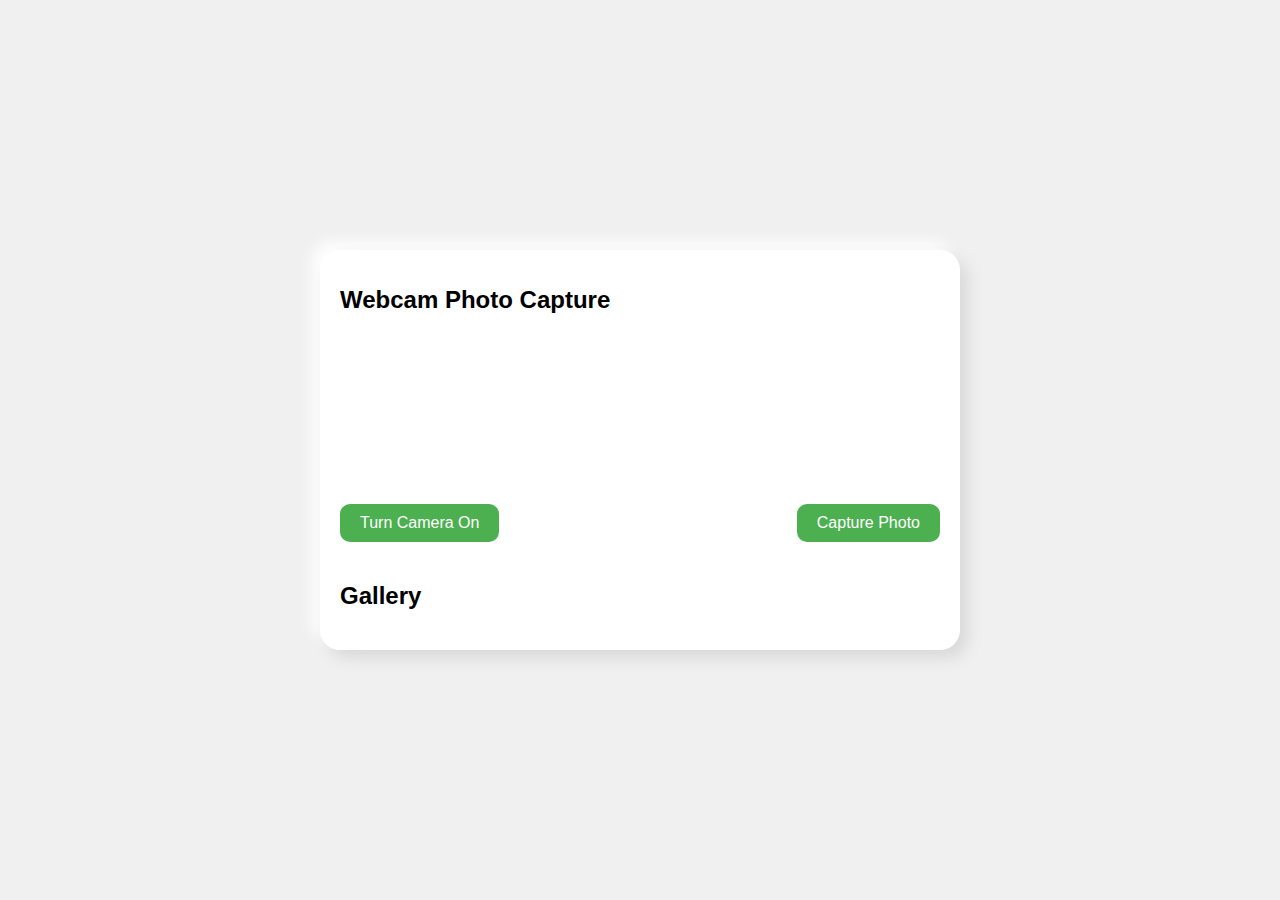
<file: Photo Capture/index.html>
<!DOCTYPE html>
<html lang="en">

<head>
    <meta charset="UTF-8">
    <meta name="viewport" content="width=device-width, initial-scale=1.0">
    <link rel="stylesheet" href="styles.css">
    <title>Webcam Photo Capture</title>
</head>

<body>
    <div class="container">
        <h1>Webcam Photo Capture</h1>
        <div class="video-container">
            <video id="video" autoplay></video>
        </div>
        <div class="controls">
            <button id="toggleButton">Turn Camera On</button>
            <button id="captureButton" disabled>Capture Photo</button>
        </div>
        <div class="gallery">
            <h2>Gallery</h2>
            <div id="imageGallery" class="image-gallery"></div>
        </div>
    </div>
    <script src="script.js"></script>
</body>

</html>
</file>
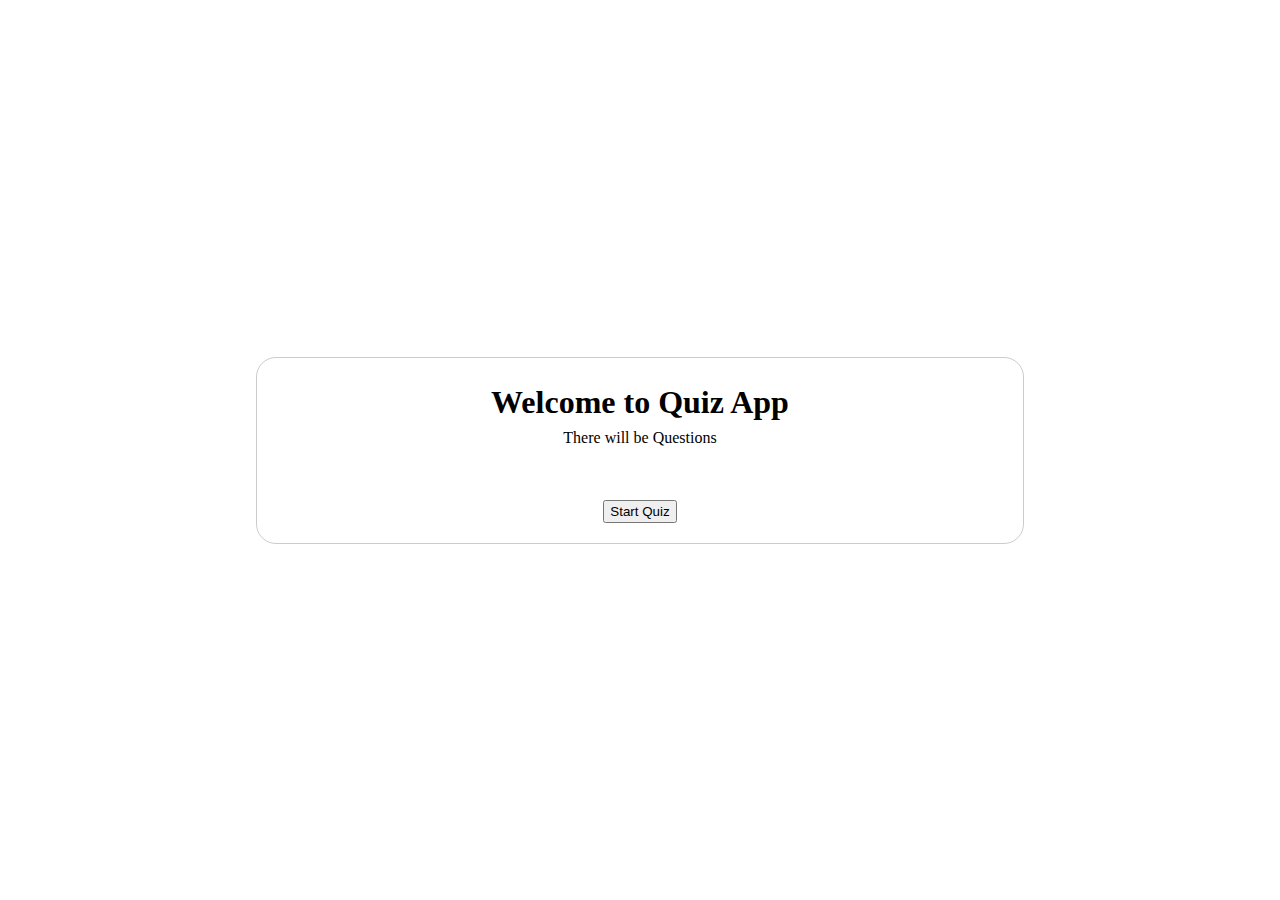
<file: quiz/index.html>
<!DOCTYPE html>
<html lang="en">
<head>
    <meta charset="UTF-8">
    <meta name="viewport" content="width=device-width, initial-scale=1.0">
    <title>Quiz App</title>
    <link rel="stylesheet" href="styles.css">
</head>
<body>
    <div class="container">
        <div class="welcome screen active" id="welcome">
            <h1>Welcome to Quiz App</h1>
            <p>There will be <span id="question-number"><!--Question number to be inserted here--></span> Questions</p>
            <button class="start-quiz" id="start-quiz">Start Quiz</button>
        </div>
        <div class="quiz screen" id="quiz">
            <h1>Quiz</h1>
            <h3 id="question-statement">Question</h3>
            <div class="status">
                <p>Question <span id="question-number-current">1</span> of <span id="question-number">5</span> </p>
                
            </div>
            <div class ="options" id="options">
                <button id="option-1">something</button>
                <button id="option-2">something</button>
                <button id="option-3">something</button>
                <button id="option-4">something</button>
            </div>
            <div class="submit">
                <button id="check-answer">Check Answer</button>
                <button id="submit-answer">Next</button>
            </div>
            <div class ="progress-container">
                <div class="progress-bar" id="progress-bar"></div>
            </div>
        </div>
        <div class="screen finish" id="finish-screen">
            <h1>Quiz Complete</h1>
            <h2>Your Score</h2>
            <h2><span id="percentage-score"></span></h2>
            <button id="restart-quiz">Restart Quiz</button>
        </div>
            
    </div>

    <script src="script.js"></script>
</body>
</html>
</file>
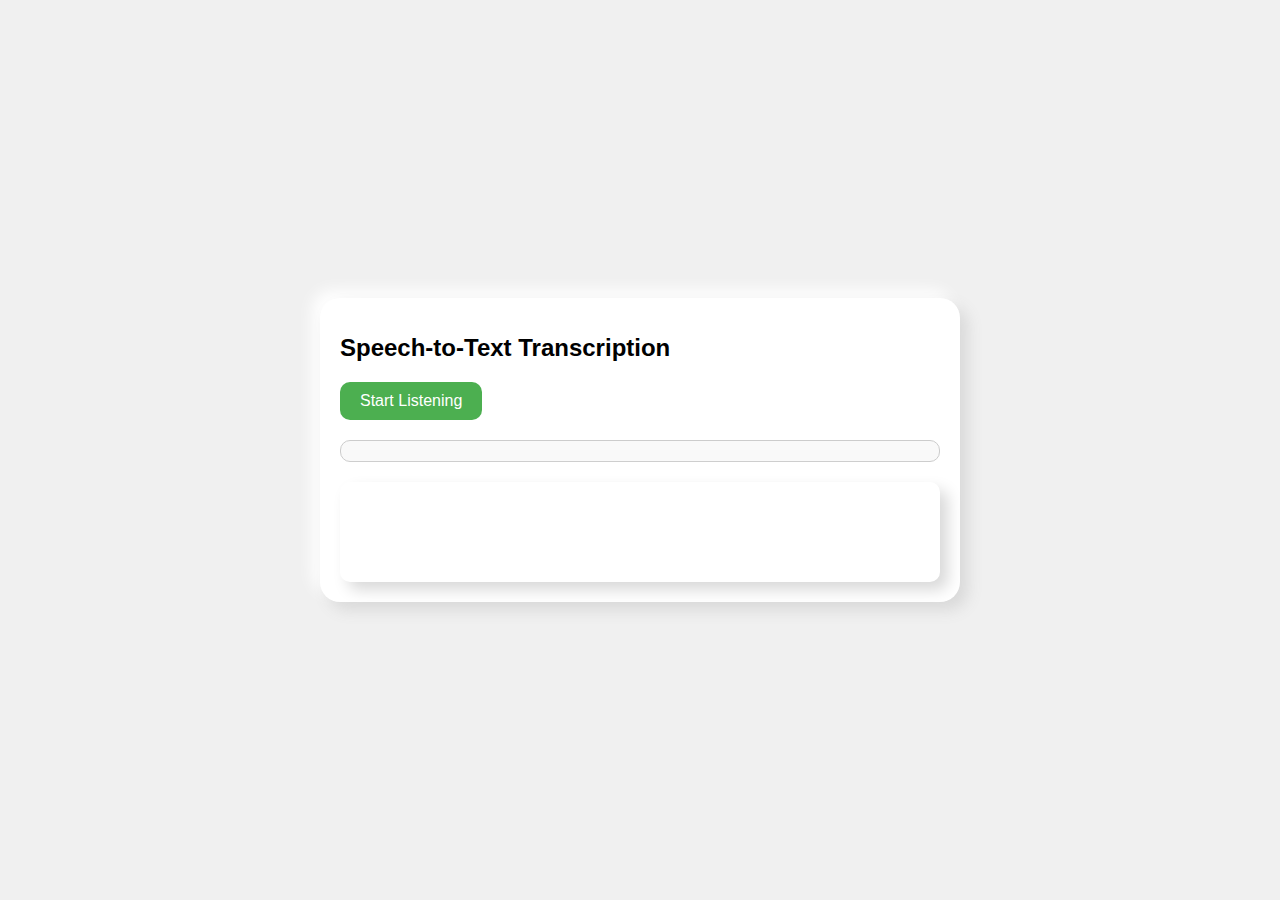
<file: Text to Speech/index.html>
<!DOCTYPE html>
<html lang="en">
<head>
    <meta charset="UTF-8">
    <meta name="viewport" content="width=device-width, initial-scale=1.0">
    <title>Speech-to-Text Transcription</title>
    <link rel="stylesheet" href="styles.css">
</head>
<body>
    <div class="center-wrapper">
        <div class="container">
            <h1>Speech-to-Text Transcription</h1>
            <button id="startButton">Start Listening</button>
            <button id="stopButton" style="display: none;">Stop Listening</button>
            <p id="transcription"></p>
            <canvas id="volumeCanvas"></canvas>
        </div>
    </div>
    <script src="script.js"></script>
</body>
</html>
</file>
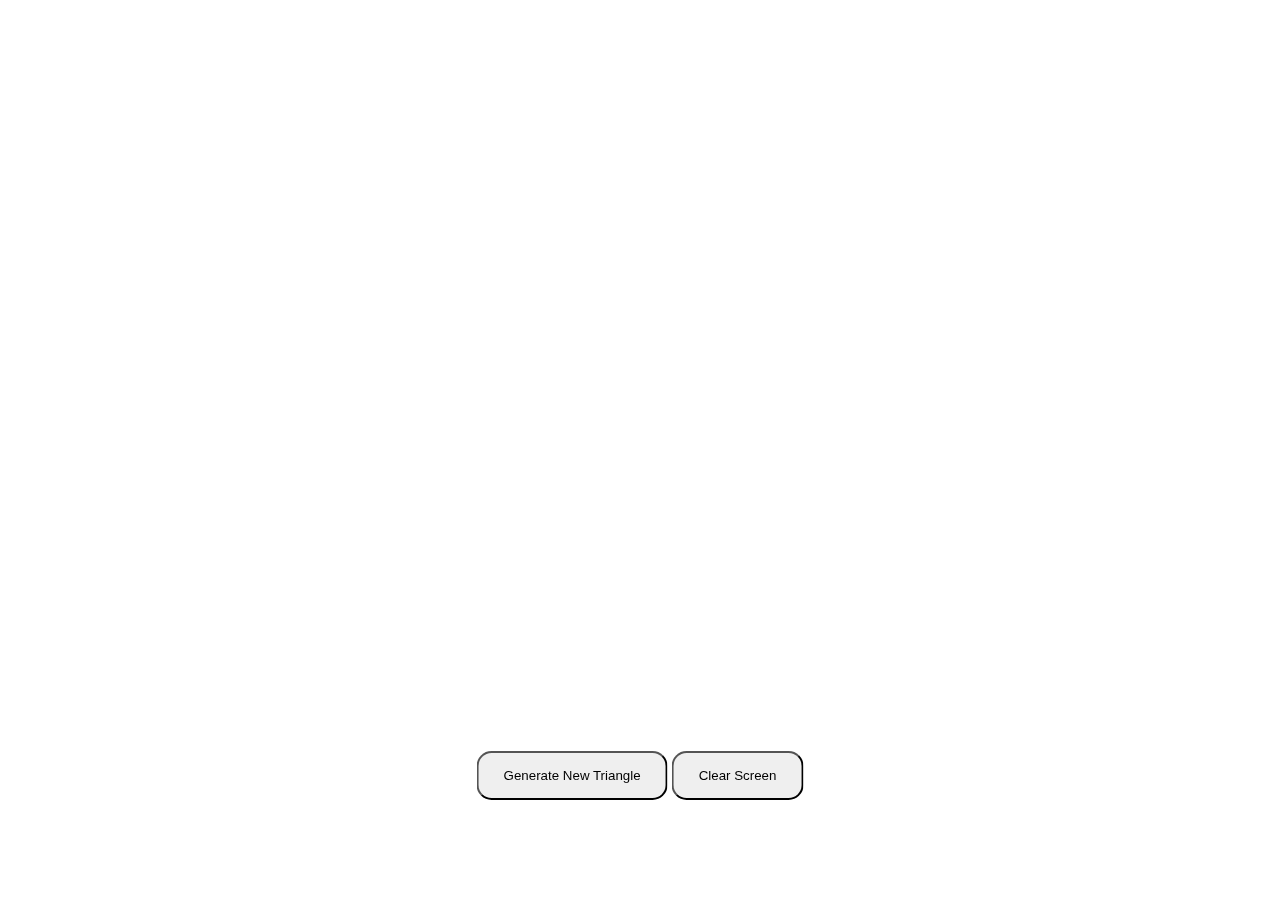
<file: Triangles/index.html>
<!DOCTYPE html>
<html lang="en">
<head>
    <meta charset="UTF-8">
    <meta name="viewport" content="width=device-width, initial-scale=1.0">
    <meta name="description" content="Triangles">
    <meta name="author" content="Utsav Raj">
    <meta name="keywords" content="Triangles">
    <link rel="stylesheet" href="index.css">
    <title>Triangles</title>
</head>
<body>
    <div class="region">
    </div>
    <div class="buttons">
        <button id="generateTriangle" onclick="generate()">Generate New Triangle</button>
        <button id="clear" onclick="clearTriangle()">Clear Screen</button>
    </div>
    <script src="index.js"></script>
</body>
</html>
</file>
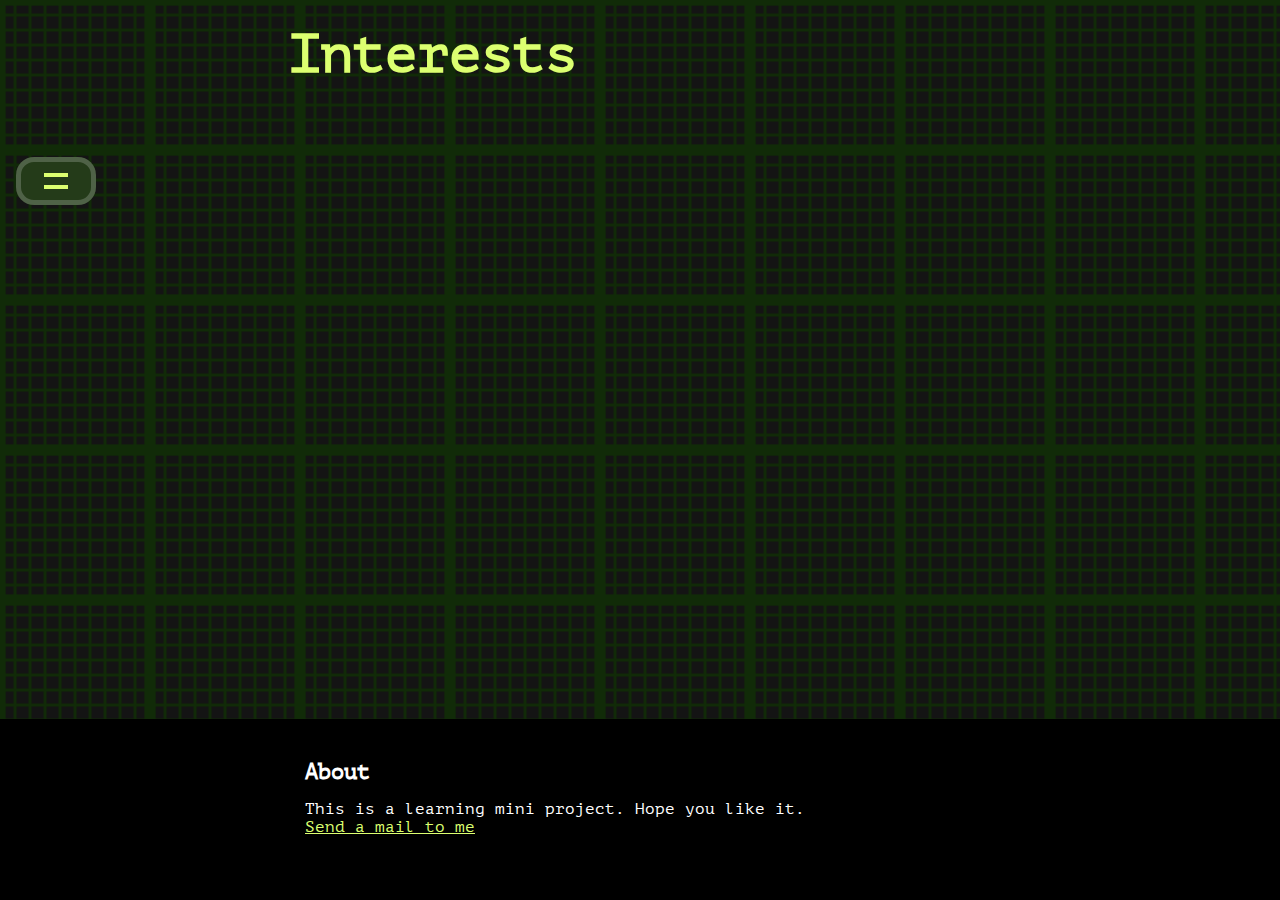
<file: Calculator/interests.html>
<!DOCTYPE html>
<html lang="en-us">
  <head>
    <title>Calculator</title>
    <meta charset="utf-8" />
    <meta name="viewport" content="width=device-width, initial-scale=1.0" />
    <meta name="author" content="Utsav Raj" />
    <meta
      name="description"
      conent="online calculator with multiple funcitonalities, like conversion tools, scientific calculator, and many more."
    />
    <link rel="stylesheet" href="stylesheet/calculator_interests.css" />
    <link rel="stylesheet" href="stylesheet/global.css" />
    <body>
      <header>
        <div class="header">
          <h1>Interests</h1>
        </div>
      </header>
      <main>
        <div class="main-content-wrapper">
          <aside id="leftMenu" class="left-menu">
              <button class="aside-left-menu-button"></button>
            <nav>
                <ul>
                  <li><a href="index.html">Simple</a></li>
                  <li id="active">Interests</li>
                  <li>
                      Converter
                      <ul id="hiddenLeftMenu" class="hidden-left-menu">
                        <li>Distance</li>
                        <li>Temperature</li>
                        <li>Angle</li>
                        <li>Area</li>
                        <li>Data</li>
                        <li>Energy</li>
                        <li>Force</li>
                        <li>Fuel</li>
                        <li>Power</li>
                        <li>Speed</li>
                        <li>Currency</li>
                      </ul>
                  </li>
                </ul>
            </nav>
            </aside>
            
            <section id="main" class="main">
                <!-- work to do over here-->
            </section>
        </div>
      </main>
      <footer>
        <div class="footer-wrapper">
          <h2>About</h2>
          <div class="footer-para">
            <p>
                This is a learning mini project. Hope you like it.
            </p>
            <p>
                <a href="mailto:ur.dev6@gmail.com">
                    Send a mail to me
                </a>
            </p>
          </div>
        </div>
      </footer>

    </body>
  </head>
</html>
</file>
<file: Calculator/stylesheet/calculator_simple.css>
button {
    width: 6.5625rem;
    height: 3.75rem;
    background: var(--background-normal-button);
    border-radius: var(--custom-border-radius);
}

button.calculator-button-bright {
    background-color: var(--background-highlight-button);
}

button.calculator-button-accent {
    background-color: var(--color-accent-green);
}

.main-content-wrapper {
    display: flex;
    justify-content: center;
    gap: 2.25rem;
}

section.main {
    width: var(--global-main-width);
    display: flex;
    justify-content: center;
    align-items: center;
    flex-direction: column;
}

div.display {
    width: 36.5625rem;
    min-width: 36.5625rem;
    margin: 3.65265rem;
    height: 7.5rem;
    border-radius: 0.45rem;
    background: linear-gradient(#000, #222);
    user-select: text;
    overflow: hidden;
    border: 1px solid white;
    display: flex;
    justify-content: flex-end;
}

div.display div {
    color: var(--color-display-text);
    display: flex;
    justify-content: flex-end;
    align-items: flex-end;
    font-size: 3rem;
    font-family: SevenSegment;
    border-radius: 0.45rem;
    margin: 0.9375rem;
    max-width: calc(36.5635rem - (0.9375rem)*2);
    overflow: hidden;
}

.buttons-wrapper {
    display: grid;
    grid-template-columns: auto auto auto auto auto;
    width: 36.5625;
    grid-gap: 0.9rem;
    align-items: center;
    justify-content :space-between;
}

.buttons-wrapper button {
    color: black;
    font-size: 1.5rem;
    font-weight: 700;
    box-shadow: 0 0.5rem 0 rgba(0, 0, 0, 0.6), 0 0 0 black;
    transition: all 0.1s ease-in-out;
}

.buttons-wrapper button:not(.calculator-button-accent):not(.calculator-button-bright) {
    color: var(--color-white) !important;
}

.buttons-wrapper button:hover {
    box-shadow: 0 0 5rem 0.5rem rgba(0, 0, 0, 0.5), 0 0 1rem black;
    filter: brightness(70%);
}

.buttons-wrapper:hover button:not(:hover) {
    filter: brightness(110%);
    transition: all 0.2s;
}

.buttons-wrapper button:active {
    box-shadow: 0 0 5rem 0.5rem rgba(0, 0, 0, 0.5), 0 0 0 black;
    outline: 1px solid white;
    transform: scale(0.9);
}

.buttons {
    width:fit-content;
}

#buttonErase {
    display: flex;
    justify-content: center;
    align-items: center;
}

.button-erase-left-arrow {
    height: 1.45rem;
    width: 1.45rem;
    border: 3px solid black;
    border-radius: 5px;
    border-right-color: transparent;
    border-bottom-color: transparent;
    rotate: -45deg;
    transform: translate(0.55rem, 0.55rem);
}

.button-erase-x-content {
    border: 3px solid black;
    border-left-color: transparent;
    border-left-width: 0;
    border-top-left-radius: 0px;
    border-bottom-left-radius: 0px;
    border-top-right-radius: 5px;
    border-bottom-right-radius: 5px;
    width: 1.8rem;
    height: 1.8rem;
    line-height: 1.3rem;
    padding: 0;
    margin: 0;
}

@media all and (max-width: 750px) {
    .buttons-wrapper {
        grid-gap: 0.2rem;
        transition: all 250ms;
    }

    button {
        transition: all 250ms;
        width: 4rem;
    }

    div.display {
        margin-left: 1rem;
        margin-right: 1rem;
        width: 20.5rem;
        transition: all 250ms;
        min-width: 20.5rem;
    }

    section.main {
        transition: all 250ms;
        width: 23rem;
    }

    div.display div {
        transition: all 250ms;
        width: 18rem;
        min-width: 5rem;
        opacity: 1;
    }
}
</file>
<file: Calculator/stylesheet/global.css>
:root {
    --color-accent-green : #DCFF70;
    --color-text-inactive: #9BAC9B;
    --color-display-text: #E7EFCE;
    --background-highlight-button: rgba(216, 216, 216, 0.8);
    --background-normal-button: rgba(216, 216, 216, 0.4);
    --background-main: #243B19;
    --color-white: #F5F5F5;
    --custom-border-radius: 10%;
    --global-padding: 1.875rem;
    --global-main-width: 43.875rem;
}

@font-face {
    font-family: PTmono;
    src: url('../fonts/PTMono-Regular.ttf');
}

@font-face {
    font-family: SevenSegment;
    src: url('../fonts/SevenSegment.ttf');
}

*, body, *::after, *::before {
    box-sizing: border-box;
    margin: 0;
    padding: 0;
    appearance: none;
    text-decoration: none;
    outline: none;
    border: none;
    background: none;
    font-family: PTMono, monospace;
    user-select: none;
    list-style-type: none;
}

body {
    background: url('../assets/bg_pattern.png');
    background-size: 9.375rem 9.375rem; 
    display: flex;
    flex-direction: column;
    flex-shrink: 0;
    min-height: 100vh;
}

header, main, footer {
    width: 100%;
    display:flex;
    justify-content: center;
    margin: 1.5rem 0 3rem 0;
    overflow: visible;

}

aside, section {
    background: var(--background-main);
    border-radius: 1.125rem;
    box-shadow: inset 0 0 0 5px rgba(255, 255, 255, 0.2);
}

h1 {
    font-size: 3.375rem;
    color: var(--color-accent-green);
    float: left;
}
h2 {
    font-size: 1.4rem;
}

.header {
    width: var(--global-main-width);
}

aside {
    width: 14.72rem;
    font-size: 1.4rem;
    color: var(--color-text-inactive);
}

hr {
    height:3.65625rem;
    background: transparent;
}

.history-panel, .left-menu {
    display: flex;
    justify-content: center;
    padding: 1.5rem;
    overflow: visible;
}

.history-panel {
    justify-content: space-between;
    align-items: center;
    flex-direction: column;
}

.history-panel h2 {
    height: 100px;
}

.history-panel .history {
    width: 90%;
    display: flex;
    flex-direction: column;
    overflow: auto !important;
    max-height: 30rem;
    height: fit-content !important;
    -ms-overflow-style: none;  /* Internet Explorer 10+ */
    scrollbar-width: none;
    scroll-snap-type:y mandatory;
    align-items: flex-end;
    direction: rtl;
}

.history-items {
    scroll-snap-align: start;
    margin-top: 0.8rem;
    width: 100%;
    font-size: 1.2rem;
    display: flex;
    flex-direction: column;
    user-select: text;
    padding: 2px;
    border: 0px solid rgba(255, 255, 255, 0.2);
    border-bottom-width: 2px !important;
    height: fit-content;
    max-width: 11rem;
    overflow: visible;
    -ms-overflow-style: none;  /* Internet Explorer 10+ */
    scrollbar-width: none;
}

.history-items div {
    padding: 2px;
    width: 100%;
    text-align: right;;
    font-size: 1.5rem;
    color: var(--color-white);
    user-select: text;
    transition: all 0.1s ease-in-out;
}


.history-items div:hover {
    background: rgba(255, 255, 255, 0.1)
}

.left-menu li{
    padding: 10px;
    box-shadow: 0 0 0 transparent;
    margin: 5px;
    position: relative;
    z-index: 3;
    transition: all 0.1s;
}

li a {
    color: var(--color-text-inactive);
    cursor: default;
}

.left-menu li::before {
    position: absolute;
    content: '';
    width: 100%;
    top: 0;
    left: 0;
    background: transparent;
    height: 100%;
    z-index: 0;
    mix-blend-mode: lighten;
    border-radius: 50% 0% 50% 0%;
    filter: blur(0.5rem);
    transform: scale(0.8);
    transition: all 0.1s;
    pointer-events: none;
}

.left-menu li:hover::before {
    background: rgba(0,0,0,0.5);
}

.left-menu li#active {
    color:var(--color-accent-green);
}

.left-menu li:hover {
    transform: scale(1.03);
}

.left-menu ul:not(.hidden-left-menu) li:last-child {
    /* background: red; */
    position: relative;
    height: 3rem;
}

.hidden-left-menu {
    display: none;
    position: absolute;
    top: -10rem;
    left: 95%;
    background: var(--background-main);
    border-radius: 1.125rem;
    box-shadow: inset 0 0 0 5px rgba(255, 255, 255, 0.2), 0.5rem 0 1rem 0.5rem rgba(0, 0, 0, 0.5);
}

.left-menu ul:not(.hidden-left-menu) li:last-child:hover .hidden-left-menu{
    display: block;
}

footer {
    margin-top: auto !important;
   margin: 0;
   background: black;
   color: white;
   padding: 1.5rem 0 3rem 0;
}

footer .footer-wrapper {
    max-width: var(--global-main-width);
    display: flex;
    justify-content: center;
    align-items: center;
    flex-direction: column;
    gap: 1rem;
    padding: 1rem;
    width: 100%;
}

footer h2 {
    width: 100%;
    text-align: left;
    display: block;
}
footer h2 {
    display: block;
}

footer p {
    text-align: left;
}

.footer-para {
    width: 100%;
}

.footer-para a {
    color: var(--color-accent-green);
    text-decoration: underline;
}

.aside-left-menu-button, .aside-right-menu-button {
    display: none;
}

@media all and (max-width: 1280px) {
    .aside-left-menu-button {
        display: block;
        background: linear-gradient(to top, var(--color-accent-green) 25%, transparent 26% 75%, var(--color-accent-green) 76%);
        border-radius: 0;
        width: 1.5rem;
        height: 1rem;
        margin: 1rem;
    }
    .left-menu {
        position: absolute;
        left: 1rem;
        padding: 0;
        width: 5rem;
        transition: all 250ms;
        overflow: visible;
    }

    .left-menu:hover {
        width: 14.72rem;
    }
    .left-menu:hover nav {
        display: block;
    }

    .left-menu nav {
        display: none;

    }
}

@media all and (max-width: 1000px) {
    .aside-right-menu-button {
        display: block;
        background: linear-gradient(to top, var(--color-accent-green) 25%, transparent 26% 75%, var(--color-accent-green) 76%);
        border-radius: 0;
        width: 1.5rem;
        height: 1rem;
        margin: 1rem;
        rotate: 90deg;
    }

    .history-panel h2, .history-panel .history {
        display: none;
    }

    .history-panel {
        position: absolute;
        right: 1rem;
        width: 5rem;
        padding: 0;
        transition: all 250ms;
    }

    .history-panel:hover h2 {
        margin-top: 1rem;
        display: block;
    }

    .history-panel:hover .history {
        display: flex;
    }

    .history-panel:hover {
        width: 14.72rem;
    }

    .history-panel:hover button {
        display: none;
        padding: 1.5rem;
    }
}

@media all and (max-width: 750px) {
    .header {
        margin-left: 1.4rem;
    }
}
</file>
<file: netflix-clone/stylesheet/index.css>
:root {
  --hero-bg: url("../asset/images/hero-background.jpg");
  --hero-gradient: linear-gradient(
    rgba(0, 0, 0, 0.97) 0%,
    rgba(0, 0, 0, 0.7) 15%,
    rgba(0, 0, 0, 0.7) 30%,
    rgba(0, 0, 0, 0.85) 100%
  );
  --margin-global: 10rem;
  --border-white: rgba(255, 255, 255, 0.4);
  --border-radius: 5px;
  --red: #e50915;
  --red-hover: #c11119;
  --red-active: #99161c;
  --black: #0c0c0c;
  --transparent-black: rgba(15, 15, 15, 0.9);
  --button-transition-delay: 0.15s;
}

*,
*::before,
*::after {
  box-sizing: border-box;
}

body {
  margin: 0;
  background: black;
  font-family: sans-serif;
  color: white;
}

h1 {
  font-size: 3.5em;
  font-weight: 900;
}

h2 {
  margin-top: 0;
  font-size: 1.5rem;
  font-weight: 500;
}

h3 {
  font-size: 1rem;
  font-weight: 400;
}

.body {
  overflow: hidden;
  padding: 0;
  max-width: 120rem;
  margin-left: auto;
  margin-right: auto;
}

.wrapper-header-hero {
  max-width: 120rem;
  margin-left: auto;
  margin-right: auto;
}

.netflix-input {
  color: white;
  appearance: none;
  border: 1px solid var(--border-white);
  background: var(--transparent-black);
  outline: none;
  font-size: inherit;
  border-radius: var(--border-radius);
  user-select: none;
  -webkit-user-select: none;
}

.netflix-button {
  user-select: none;
  outline: none;
  cursor: pointer;
  background: var(--red);
  color: white;
  border: none;
  border-radius: var(--border-radius);
  transition: background-color var(--button-transition-delay);
}

.netflix-button:hover {
  background: var(--red-hover);
  transition: background-color var(--button-transition-delay);
}

.netflix-button:active {
  background: var(--red-active);
  color: rgba(255, 255, 255, 0.8);
  transition: background-color 0, color 0;
}

.floating-button {
  display: none;
}

.wrapper-header-hero {
  background: var(--hero-gradient), var(--hero-bg, #000);
  background-position: left top;
  background-size: cover;
  background-repeat: no-repeat;
  background-origin: cover;
  height: fit-content;
  overflow: hidden;
  display: flex;
  flex-direction: column;
  justify-content: center;
  z-index: 1;
}

.hero-header {
  display: flex;
  justify-content: space-between;
  align-items: center;
  margin-left: var(--margin-global);
  margin-right: var(--margin-global);
  margin-top: 0.4rem;
}

.header-hero-logo {
  width: 10rem;
  height: auto;
}

.header-buttons {
  display: flex;
  justify-content: center;
  align-items: center;
  font-size: 1rem;
  position: relative;
}

.header-buttons * {
  margin: 0.5rem;
  padding-left: 1rem;
  padding-right: 1rem;
  height: 2rem;
}

.sign-in {
  font-size: 0.9rem;
}

.hero-content {
  flex: 1;
  display: flex;
  align-items: center;
  justify-content: center;
  width: 100%;
  min-height: min(80vh, 45rem);
}

.hero-container {
  width: 36rem;
  overflow: hidden;
}

.hero-container * {
  text-align: center;
  margin: 0;
  padding: 0;
}

.hero-tag {
  margin: 1.2rem;
  font-size: 1.2rem;
}

.hero-subheading {
  margin-top: 2rem;
  margin-bottom: 1.1rem;
  line-height: 1.5rem;
}

.hero-login {
  display: flex;
  justify-content: space-evenly;
  align-items: center;
  width: 100%;
  margin-left: auto;
  margin-right: auto;
  height: fit-content;
  gap: 0.5rem;
  box-sizing: border-box;
  padding: 3px;
  overflow: hidden;
  padding-bottom: 1.5rem;
}

.hero-login * {
  height: 3.5rem;
}

.input-field {
  flex: 22;
  position: relative;
}

.login-email {
  padding-left: 1rem;
  padding-right: 2.2rem;
  padding-top: 1rem;
  text-align: left;
  width: 100%;
  text-align: left;
}

.login-email:focus {
  outline: 0.1rem solid white;
  outline-offset: 2px;
}

.email-submit {
  position: relative;
  flex: 15;
  display: flex;
  justify-content: center;
  align-items: center;
}

.email-submit * {
  font-size: 1.5rem;
  font-weight: 900;
  height: 1.5rem;
}

.email-submit-button-text {
  font-size: 1.5rem;
  padding: 0;
  margin: 0;
  line-height: 1.5rem;
  margin-right: 0.6rem;
}

.next-arrow-login {
  background: transparent;
  width: 0.9rem;
  height: 0.9rem;
  border: 2px solid white;
  border-left-color: transparent;
  border-bottom-color: transparent;
  rotate: 45deg;
}

.hero-bottom-design {
  background: linear-gradient(
    to right,
    rgba(33, 13, 22, 1) 16%,
    rgba(184, 40, 105, 1),
    rgba(229, 9, 20, 1),
    rgba(184, 40, 105, 1),
    rgba(33, 13, 22, 1) 84%
  );
  width: 120%;
  height: 6.25rem;
  min-height: 13%;
  border-top-left-radius: 50% 100%;
  border-top-right-radius: 50% 100%;
  border-bottom: none;
  border-left: none;
  border-right: none;
  position: relative;
  overflow: hidden;
  color: white;
  font-size: 1rem;
  transform: translateX(-8%);
}

.hero-bottom-design::before {
  content: "";
  background: radial-gradient(
      50% 500% at 50% -420%,
      rgba(64, 97, 231, 0.4) 80%,
      rgba(0, 0, 0, 0.1)
    ),
    black;
  border: 1px solid transparent;
  border-top-left-radius: 50% 100%;
  border-top-right-radius: 50% 100%;
  border-bottom: none;
  border-left: none;
  border-right: none;
  position: absolute;
  top: 0;
  left: 0;
  width: 100%;
  height: 6.25rem;
  margin-top: 0.25rem;
  z-index: 1;
}

.trending-text {
  position: absolute;
  width: fit-content;
  z-index: 1;
  margin-left: calc(8% + var(--margin-global));
  margin-right: calc(8% + var(--margin-global));
  bottom: -1rem;
}

.trending,
.reasons,
.faq,
.wrapper-footer {
  margin-left: var(--margin-global);
  margin-right: var(--margin-global);
}
.trending {
  margin-top: 1rem;
}
.trending-filters {
  width: 100%;
  display: flex;
  gap: 1rem;
}

.trending-filter-region,
.trending-filter-type {
  padding: 4px;
  width: fit-content;
  position: relative;
  overflow: hidden;
  height: fit-content;
  outline: none;
  background: var(--transparent-black);
}

.trending-filter-region::before,
.trending-filter-type::before {
  position: absolute;
  content: "";
  border: 4px solid white;
  border-top-color: white;
  border-bottom-color: transparent;
  border-left-color: transparent;
  border-right-color: transparent;
  z-index: 1;
  top: 50%;
  transform: translateY(-10%);
  right: 1.35rem;
  pointer-events: none;
}

.trending-region-menu,
.trending-type-menu {
  line-height: 1.5;
  padding: 0.44rem 2.2rem 0.44rem 0.8rem;
  background: transparent;
  z-index: 2;
  top: 0;
  left: 0;
  display: block;
}

.trending-region-menu:focus,
.trending-type-menu:focus {
  outline-offset: 2px;
  outline: 2px solid white;
}

.scroll-view-wrapper {
  position: relative;
}

.scroll-view {
  position: relative;
  width: 100%;
  height: fit-content;
  padding: 0;
  margin: 0;
  box-sizing: border-box;
  overflow-x: scroll;
  -ms-overflow-style: none;
  scrollbar-width: none;
  scroll-snap-type: inline proximity;
}

.scroll-view::-webkit-scrollbar {
  display: none;
}

.trending-items-list {
  list-style: none;
  display: flex;
  height: fit-content;
  padding: 0;
  flex-direction: row;
  counter: i;
}

.trending-item-item {
  /* flex: 0 0 calc(100% / 5); */
  /* height: fit-content; */
  box-sizing: border-box;
  counter-increment: i;
  scroll-snap-align: start;
  scroll-margin-left: 2.5rem;
}

.trending-item-item button {
  appearance: none;
  border: none;
  outline: none;
  margin: 0;
  padding: 0;
  text-decoration: none;
  background-color: transparent;
  width: 14rem;
  scale: 1;
  transition: all 0.2s ease-in-out;
}

.trending-item-item button:hover {
  transform: scale(105%);
}

.trending-item-item div {
  box-sizing: border-box;
  margin: 1.25rem;
  aspect-ratio: 197/276;
  background-position: 0 0;
  background-repeat: no-repeat;
  background-size: contain;
  border-radius: 0.5rem;
  position: relative;
  cursor: pointer;
}

.trending-item-item div::before {
  position: absolute;
  content: counter(i);
  font-size: 7rem;
  font-weight: 900;
  left: 0;
  bottom: 0;
  margin-left: -1.25rem;
  margin-bottom: -0.5rem;
  color: black;
  -webkit-text-stroke: 1px white;
  text-shadow: 0.5rem 0 1rem black;
  letter-spacing: -0.75rem;
}

.left-scroll {
  position: absolute;
  background: black;
  left: 0;
  top: 0;
  width: 2.5rem;
  height: 100%;
  z-index: 5;
  display: flex;
  align-items: center;
  justify-content: center;
  opacity: 1;
  transition: all 0.4s;
}

.left-scroll[hidden] {
  transform: translateX(-2.5rem);
}

.right-scroll {
  position: absolute;
  background: black;
  top: 0;
  right: 0;
  width: 2.5rem;
  height: 100%;
  z-index: 5;
  display: flex;
  align-items: center;
  justify-content: center;
  opacity: 1;
  transition: all 0.4s;
}

.right-scroll[hidden] {
  transform: translateX(2.5rem);
}

.left-scroll-bg,
.right-scroll-bg {
  background: rgba(255, 255, 255, 0.1);
  border-radius: 0.5rem;
  width: 1.4rem;
  height: 7.3rem;
  margin: 0;
  padding: 0;
  outline: none;
  appearance: none;
  border: none;
  cursor: pointer;
  display: flex;
  justify-content: center;
  align-items: center;
}

.left-scroll-bg:hover,
.right-scroll-bg:hover {
  background: rgba(255, 255, 255, 0.2);
}

.left-scroll-arrow {
  background: transparent;
  width: 0.6rem;
  height: 0.6rem;
  border: 2px solid #bbb;
  rotate: 45deg;
  border-top-width: 0;
  border-right-width: 0;
  translate: 25% 0;
  pointer-events: none;
}

.right-scroll-arrow {
  background: transparent;
  width: 0.6rem;
  height: 0.6rem;
  border: 2px solid #bbb;
  rotate: 45deg;
  border-bottom-width: 0;
  border-left-width: 0;
  translate: -25% 0;
  pointer-events: none;
}

.reasons-block {
  width: 100%;
  margin: 0.75rem 0 0 0;
  height: fit-content;
  display: flex;
  gap: 1rem;
}

.reason-item {
  padding: 1.5rem 1rem 1rem 1rem;
  height: 20rem;
  background: linear-gradient(149deg, #192247 0%, #210e17 96.86%);
  border-radius: 1rem;
  flex: 1;
  display: flex;
  flex-direction: column;
  flex-wrap: wrap;
  overflow: hidden;
  align-items: flex-start;
  justify-content: flex-start;
}

.reason-item * {
  height: fit-content;
  margin: 0;
  padding: 0 0 0 0;
}

.reason-block-header h3 {
  font-size: 1.5rem;
}

.reason-block-body {
  margin-top: 1rem;
  font-size: 1rem;
  font-weight: 400;
  color: rgba(255, 255, 255, 0.7);
}

.reason-block-icon {
  width: 100%;
  display: flex;
  justify-content: flex-end;
  margin-top: auto;
}

.faq-accordians {
  margin-bottom: 0.5rem;
}

.faq-title {
  user-select: none;
  cursor: pointer;
  transition: background-color 250ms;
  display: flex;
  align-items: center;
  padding: 1.5rem;
  font-size: 1.5rem;
  background: rgb(45, 45, 45);
}

.faq-title:hover {
  background: rgb(65, 65, 65);
}

.faq-body {
  margin-top: 0.1rem;
  overflow: hidden;
  height: 0;
  padding: 0 1.5rem;
  background: rgb(45, 45, 45);
  transition-timing-function: cubic-bezier(0.5, 0, 0.1, 1);
  transition: all 200ms;
}

.faq-body p {
  font-size: 1.5rem;
  line-height: 2rem;
  margin: 0;
}

.faq-body p:nth-child(2) {
  margin-top: 1.5rem;
}

.faq-body[active] {
  padding: 1.5rem 1.5rem;
  height: fit-content;
}

.plus-symbol {
  margin-left: auto;
  background: white;
  display: inline-block;
  width: 2rem;
  height: 0.1rem;
  position: relative;
}

.plus-symbol::after {
  content: "";
  position: absolute;
  width: 0.1rem;
  height: 2rem;
  background: white;
  top: -0.95rem;
  left: 0.95rem;
}

.wrapper-footer {
  display: flex;
  justify-content: center;
  flex-direction: column;
  padding-bottom: 6rem;
}

.wrapper-footer form {
  width: 50rem;
}

.wrapper-footer .login-email {
  width: 35rem;
}
.wrapper-footer .hero-subheading {
  text-align: center;
}
.support-call {
  font-size: 1rem;
  display: block;
  margin: 0;
  padding: 0;
  margin-top: 5rem;
  color: rgba(255, 255, 255, 0.7);
}

.support-call a {
  color: rgba(255, 255, 255, 0.7);
  text-decoration-color: rgba(255, 255, 255, 0.7);
}

.support-call a:hover,
.support-call a:active {
  outline: 0;
}

.container-list {
  margin-top: 36px;
  margin-left: 0px;
  list-style-type: none;
  width: 100%;
  line-height: 1.5rem;
  font-size: 0.875rem;
  font-weight: 400;
  box-sizing: border-box;
  /* padding: 4px; */
  color: rgba(255, 255, 255, 0.7);
}

.list-footer {
  display: inline-flex;
  flex-wrap: wrap;
  height: inherit;
  width: 100%;
  margin-top: -0.75rem;
  margin-left: 0px;
  padding-left: 0;
  flex-direction: row;
  align-items: flex-start;
  justify-content: flex-start;
  list-style-type: none;
}

.list-footer li {
  flex: 0 0 25%;
  margin-top: 0.5rem;
}

.list-footer li a {
  color: inherit;
}

.footer-lang-selector {
  margin-top: 36px;
}

.footer-lang-selector * {
  margin: 0.5rem;
  padding-left: 1rem;
  padding-right: 1rem;
  height: 2rem;
}

.wrapper-lang-selector {
  margin: 0;
  padding: 4px;
  width: fit-content;
  position: relative;
  overflow: hidden;
  height: fit-content;
  outline: none;
  background: var(--transparent-black);
}

.wrapper-lang-selector::before {
  position: absolute;
  content: "";
  border: 4px solid white;
  border-top-color: white;
  border-bottom-color: transparent;
  border-left-color: transparent;
  border-right-color: transparent;
  z-index: 1;
  top: 50%;
  transform: translateY(-10%);
  right: 1.35rem;
}

.wrapper-lang-selector::after {
  position: absolute;
  content: "";
  background: url("../asset/icon/language_icon_512x512.png");
  width: 1rem;
  height: 1rem;
  background-size: cover;
  background-position: center;
  background-repeat: no-repeat;
  z-index: 2;
  top: 50%;
  transform: translateY(-50%);
  left: 1rem;
}

.lang-selection-menu {
  background: transparent;
  z-index: 3;
  margin: 0;
  top: 0;
  left: 0;
  display: block;
  position: relative;
  padding-left: 2rem;
  padding-right: 2.2rem;
}

.lang-selection-menu:focus {
  outline-offset: 2px;
  outline: 2px solid white;
}

.signature {
  margin-top: 36px;
  width: 100%;
  font-size: 0.875rem;
  line-height: 1.5;
  color: rgba(255, 255, 255, 0.7);
  font-weight: 400;
}

section {
  margin-bottom: 4rem;
}

.footer-restart-membership .hero-subheading {
  margin-top: 0;
}

.input-text {
  position: absolute;
  top: 50%;
  transform: translateY(-50%);
  height: fit-content;
  padding-left: 1rem;
  color: rgba(255, 255, 255, 0.7);
  pointer-events: none;
  transition: all 0.2s ease-in-out;
}

.input-text:has(+ *:focus) {
  font-size: 0.75rem;
  top: 30%;
}
.input-invalid-text {
  bottom: -2.5rem;
  position: absolute;
  font-size: 0.8rem;
  box-sizing: border-box;
  height: 3rem;
  display: flex;
  align-items: center;
  color: var(--red);
  gap: 0.3rem;
  opacity: 0;
}

.cross-circle {
  border: 0.1rem solid var(--red);
  width: 1rem;
  height: 1rem;
  border-radius: 1rem;
  position: relative;
}

.cross-circle::after {
  position: absolute;
  content: "";
  width: 0px;
  height: 0.5rem;
  border: 0.1rem solid var(--red);
  border-top-width: 0px;
  border-bottom-width: 0px;
  border-right-width: 0px;
  top: 21%;
  rotate: 45deg;
  left: 46%;
}

.cross-circle::before {
  position: absolute;
  content: "";
  width: 0px;
  height: 0.5rem;
  border: 0.1rem solid var(--red);
  border-top-width: 0px;
  border-bottom-width: 0px;
  border-right-width: 0px;
  top: 21%;
  rotate: -45deg;
  left: 46%;
}

.invalid-text-text {
  padding: 0;
  margin: 0;
  height: fit-content;
  width: fit-content;
}

@media all and (max-width: 1280px) {
  :root {
    --margin-global: 5rem;
  }

  h1 {
    font-size: 2.5rem;
  }

  h2 {
    margin-top: 0;
    font-size: 1.5rem;
    font-weight: 500;
  }

  .hero-tag {
    margin: 1.2rem;
    font-size: 1rem;
  }

  .hero-subheading {
    margin-top: 2rem;
    margin-bottom: 1.1rem;
  }

  .email-submit-button-text {
    font-size: 1.125rem;
  }

  .hero-container {
    width: 31rem;
    overflow: hidden;
  }

  .input-field {
    flex: 5;
  }

  .email-submit {
    flex: 3;
  }

  .hero-bottom-design {
    width: 132%;
    transform: translateX(-12%);
  }

  .trending-text {
    margin-left: calc(12% + var(--margin-global));
    margin-right: calc(12% + var(--margin-global));
  }

  .trending-item-item button {
    width: 11.5rem;
  }

  .reasons-block {
    gap: 0.75rem;
    display: grid;
    grid-template-columns: auto auto;
  }

  .reason-item {
    height: 13rem;
    padding: 1.5rem 1.5rem 1rem 1rem;
  }

  .reason-block-header h3 {
    font-size: 1.2rem;
  }

  .wrapper-footer form {
    width: 40rem;
  }

  .wrapper-footer .login-email {
    width: 28rem;
  }

  .list-footer li {
    flex: 0 0 33%;
  }
}

@media all and (max-width: 975px) {
  :root {
    --margin-global: 2rem;
  }

  h1 {
    font-size: 1.95rem;
  }

  h2 {
    margin-top: 0;
    font-size: 1.1rem;
    font-weight: 500;
  }

  .header-hero-logo {
    width: 7rem;
    height: auto;
  }

  .hero-tag {
    margin: 1rem;
    font-size: 1rem;
  }

  .email-submit-button-text {
    font-size: 1.125rem;
  }

  .hero-container {
    width: 27rem;
    overflow: hidden;
  }

  .hero-subheading {
    margin-top: 1.1rem;
    margin-bottom: 1.1rem;
  }

  .input-field {
    flex: 7;
  }

  .email-submit {
    flex: 5;
  }

  .hero-bottom-design {
    width: 170%;
    transform: translateX(-20%);
  }

  .trending-text {
    margin-left: calc(20% + var(--margin-global));
    margin-right: calc(20% + var(--margin-global));
  }

  .trending-item-item button {
    width: 8.5rem;
  }

  .trending {
    margin-bottom: 2rem;
  }

  .reasons-block {
    gap: 0.6rem;
    display: grid;
    grid-template-columns: auto;
  }

  .reason-item {
    height: fit-content;
    min-height: 11rem;
    padding: 1.5rem 0.5rem 0.5rem 1rem;
  }

  .reason-block-body {
    margin-top: 0.5rem;
    padding-right: 1rem;
  }

  .reason-block-header h3 {
    font-size: 1.2rem;
  }

  .wrapper-footer form {
    width: 100%;
    display: grid;
    grid-template-columns: 1fr 11.5rem;
  }

  .wrapper-footer .login-email {
    /* width: auto; */
    /* display: block; */
    width: 100%;
  }

  .list-footer li {
    flex: 0 50%;
  }
  .trending-filters {
    width: 100%;
    display: grid;
    grid-template-columns: auto;
    gap: 1rem;
  }

  .trending-filter-region,
  .trending-filter-type {
    flex-wrap: wrap;
    padding: 4px;
    width: 100%;
    position: relative;
    overflow: hidden;
    height: fit-content;
    outline: none;
    background: var(--transparent-black);
  }

  .trending-region-menu,
  .trending-type-menu {
    line-height: 1.5;
    /* padding: 0.44rem 2.2rem 0.44rem 0.8rem;
    width:  */
    width: 100%;
    background: transparent;
    z-index: 2;
    top: 0;
    left: 0;
    display: block;
  }

  .faq-title {
    font-size: 1.2rem;
  }

  .faq-body p {
    font-size: 1.2rem;
    line-height: 2rem;
    margin: 0;
  }

  .plus-symbol {
    margin-left: auto;
    background: white;
    display: inline-block;
    width: 1.3rem;
    height: 0.1rem;
    position: relative;
  }

  .plus-symbol::after {
    content: "";
    position: absolute;
    width: 0.1rem;
    height: 1.3rem;
    background: white;
    top: -0.6rem;
    left: 0.6rem;
  }

  .trending-item-item div {
    margin: 0.7rem;
  }

  .trending-item-item div::before {
    font-size: 5rem;
    margin-bottom: 0.1rem;
    margin-left: -1rem;
  }

  .support-call {
    margin-top: 2rem;
  }
}

@media all and (max-width: 614px) {
  :root {
    --margin-global: 1.5rem;
  }

  .hero-container {
    width: 100%;
    margin-left: var(--margin-global);
    margin-right: var(--margin-global);
  }

  .hero-login {
    display: block;
    width: 100%;
  }

  .email-submit {
    margin-top: 2rem;
    margin-left: auto;
    margin-right: auto;
    width: 10rem;
  }

  .wrapper-footer form {
    display: block;
  }

  .footer-elem .email-submit {
    margin-left: 0;
  }

  .list-footer li {
    flex: 100%;
  }

  .header-buttons .lang-selection-menu {
    appearance: none;
    font-size: 0;
  }
}

@media all and (max-width: 599px) {
  .floating-button {
    box-sizing: border-box;
    position: fixed;
    bottom: calc(-1 * (5rem + 2.5rem + var(--margin-global)));
    width: 100%;
    background: linear-gradient(to top, black, transparent);
    padding: var(--margin-global);
    padding-top: 5rem;
    z-index: 10;
    /* border-top: 1px solid white; */
    display: block;
    transition: all 350ms;
  }

  .floating-button[active] {
    bottom: 0;
    display: block;
  }

  .floating-button button {
    cursor: pointer;
    font-size: 1rem;
    font-weight: 900;
    width: 100%;
    height: 2.5rem;
  }
}

@media all and (min-width: 1935px) {
  :root {
    --margin-global: 22rem;
  }

  h1 {
    font-size: 4rem;
  }

  h2 {
    font-size: 2rem;
  }

  .hero-container {
    width: 41rem;
  }

  .hero-tag {
    font-size: 1.25rem;
  }

  .input-field {
    flex: 17;
  }

  .email-submit {
    flex: 8;
  }
  .hero-heading {
    padding-top: 5rem;
  }

  .hero-content {
    margin-bottom: 2.5rem;
  }

  .trending-item-item button {
    width: 16rem;
  }

  .trending-item-item div::before {
    bottom: 1rem;
    font-size: 7rem;
  }

  .reason-item {
    padding: 2.4rem 1.9rem 1rem 1.9rem;
  }

  .header-bg-2 {
    margin-left: auto;
    margin-right: auto;
    max-width: 120.5rem;
    background: linear-gradient(
      0deg,
      transparent 0%,
      #6f181d 50%,
      transparent 100%
    );
  }

  .header-bg {
    margin-left: auto;
    margin-right: auto;
    width: 165rem;
    background: radial-gradient(
        11% 56% at 17% 50%,
        #461518 0%,
        transparent 100%
      ),
      radial-gradient(11% 56% at 83% 50%, #461518 0%, transparent 100%);
  }
}
</file>
<file: Photo Capture/styles.css>
body {
    font-family: Arial, sans-serif;
    margin: 0;
    padding: 0;
    display: flex;
    justify-content: center;
    align-items: center;
    min-height: 100vh;
    background-color: #f0f0f0;
  }
  
  .container {
    background-color: #fff;
    border-radius: 20px;
    box-shadow: 8px 8px 15px #d9d9d9, -8px -8px 15px #ffffff;
    padding: 20px;
    width: 80%;
    max-width: 600px;
  }
  
  h1 {
    font-size: 24px;
    margin-bottom: 20px;
  }
  
  .video-container {
    display: flex;
    justify-content: center;
    align-items: center;
    margin-bottom: 20px;
  }
  
  .controls {
    display: flex;
    justify-content: space-between;
    align-items: center;
    margin-bottom: 20px;
  }
  
  .gallery {
    margin-top: 20px;
    overflow-x: scroll;
    white-space: nowrap;
  }
  
  .image-container {
    display: inline-block;
    margin: 10px;
    text-align: center;
  }
  
  .image-container img {
    max-width: 100px;
    max-height: 100px;
    transform: scaleX(-1); /* Horizontally flip the image */
  }
  
  .image-container a {
    display: block;
    text-align: center;
    margin-top: 5px;
  }
  
  button {
    background-color: #4caf50;
    color: white;
    border: none;
    border-radius: 10px;
    padding: 10px 20px;
    cursor: pointer;
    font-size: 16px;
    transition: background-color 0.3s, transform 0.2s;
  }
  
  button:hover {
    background-color: #45a049;
    transform: scale(1.05);
  }
</file>
<file: quiz/styles.css>
* {
    margin: 0;
    padding: 0;
    box-sizing: border-box;
}

body {
    display: flex;
    justify-content: center;
    align-items: center;
    height: 100vh;
    width: 100vw;
}

.container {
    width: max(500px, 60%);

}

.screen {
    display: none;
    width: 100%;
    border-radius: 20px;
    border: 1px solid rgba(0,0,0,0.2);
    padding: 20px;
    text-align: center;
    line-height: 1.5;
}

.screen .start-quiz {
    padding: 2px 5px;
    margin-top: 50px;
}

.screen.active {
    display: block;
}

.screen.quiz {
    text-align: left;
}

.screen .options {
    display: grid;
    gap: 10px;
    margin: 5px 0;
}

.screen .options button {
    height: 50px;
    border-radius: 5px;
    text-align: left;
    padding-left: 15px;
    border: 1px solid rgba(0,0,0,0.2);
    outline: none;
    transition: all 0.2s ease;
}

.screen .options button:hover {
    border: 1px solid rgba(0,0,0,0.5);
    background: rgba(0,0,0,0.1);
}

.screen .options button.correct {
    background: rgba(9, 255, 0, 0.3);
}

.screen .options button.selected {
    background: rgba(0, 0, 255, 0.3);
}

.screen .options button.wrong {
    background: rgba(255, 0,0,0.3);
}

.progress-container {
    width: 100%;
    /* border: 1px solid red; */
    background: lightgrey;
    height: 10px;
    margin-top: 10px;
    border-radius: 10px;
}

.progress-bar {
    width: 10%;
    background: green;
    height: 100%;
    border-radius: 10px;
    transition : width 0.2s ease;
}

.submit {
    margin:20px 0;
    display: flex;
    justify-content: right;
    gap: 10px;
}

.submit button {
    width: 100px;
    padding: 10px 6px;
    border-radius: 5px;
    border: 1px solid rgba(0,0,0,0.2)
    /* float: right; */
}

.screen.finish button {
    padding: 5px;
    margin-top: 15px;
}
</file>
<file: Text to Speech/styles.css>
body {
    font-family: Arial, sans-serif;
    margin: 0;
    padding: 0;
    display: flex;
    justify-content: center;
    align-items: center;
    min-height: 100vh;
    background-color: #f0f0f0;
}

.center-wrapper {
    width: 100%;
    display: flex;
    justify-content: center;
    align-items: center;
    min-height: 100vh;
    background-color: #f0f0f0;
}

.container {
    background-color: #fff;
    border-radius: 20px;
    box-shadow: 8px 8px 15px #d9d9d9, -8px -8px 15px #ffffff;
    padding: 20px;
    width: 80%;
    max-width: 600px;
}

h1 {
    font-size: 24px;
    margin-bottom: 20px;
}

button {
    background-color: #4caf50;
    color: white;
    border: none;
    border-radius: 10px;
    padding: 10px 20px;
    cursor: pointer;
    font-size: 16px;
    transition: background-color 0.3s, transform 0.2s;
}

button:hover {
    background-color: #45a049;
    transform: scale(1.05);
}

#transcription {
    margin-top: 20px;
    padding: 10px;
    border: 1px solid #ccc;
    border-radius: 10px;
    background-color: #f9f9f9;
    text-align: left;
    font-size: 16px;
    line-height: 1.4;
    max-height: 200px;
    overflow-y: auto;
}

#volumeCanvas {
    display: block;
    margin-top: 20px;
    width: 100%;
    max-width: 600px;
    height: 100px;
    border-radius: 10px;
    background-color: #ffffff;
    box-shadow: 8px 8px 15px #d9d9d9, -8px -8px 15px #ffffff;
}
</file>
<file: Triangles/index.css>
body, html {
    margin: 0;
    padding: 0;
}

.region div {
    border: 10px solid red;
    border-left-color: transparent;
    border-top-color: transparent;
    border-bottom-color: transparent;
    border-right-color: pink;
    border-right-width: 50px;
    border-bottom-width: 70px;
    border-left-width: 20px;
    border-top-width: 100px;
    position: fixed;
    top: 0%; /* -20% to 80%*/
    right: -5%; /* -5 to 95% */ 
}

.buttons {
    position: fixed;
    left: 50%;
    transform: translateX(-50%);
    bottom: 100px;
}

button {
    padding: 15px 25px;
    border-radius: 15px;
    transition: all 0.28s;
}

button:hover {
    background: pink;
}
</file>
<file: Calculator/stylesheet/calculator_interests.css>
button {
    width: 6.5625rem;
    height: 3.75rem;
    background: var(--background-normal-button);
    border-radius: var(--custom-border-radius);
}

button.calculator-button-bright {
    background-color: var(--background-highlight-button);
}

button.calculator-button-accent {
    background-color: var(--color-accent-green);
}

.main-content-wrapper {
    display: flex;
    justify-content: center;
    gap: 2.25rem;
}

section.main {
    width: var(--global-main-width);
    display: flex;
    justify-content: center;
    align-items: center;
    flex-direction: column;
}
</file>
